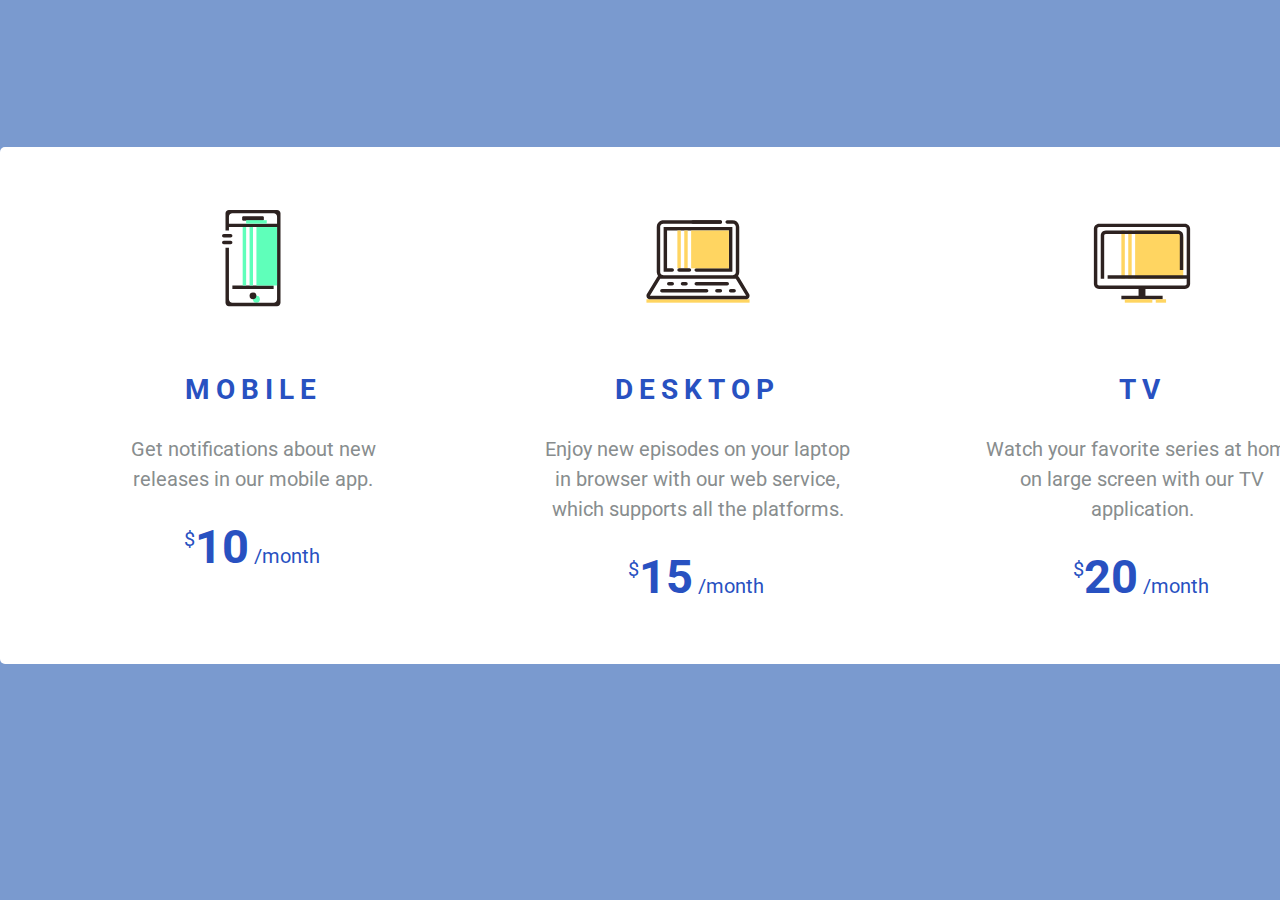
<file: assets/index.html>
<!DOCTYPE html>
<html lang="en">
<head>
  <meta charset="UTF-8">
  <meta name="viewport" content="width=device-width, initial-scale=1.0">
  <meta http-equiv="X-UA-Compatible" content="ie=edge">
  <title>Loop 1 - Step 1</title>
  <link href="https://fonts.googleapis.com/css?family=Roboto:400,500,700" rel="stylesheet">
  <link rel="stylesheet" href="./styles.css" />
</head>
<body>
  <!--
    Welcome to your first asset!

    You could've noticed there is a link to Roboto font in the head.
    You can use it in css by typing font-family: Roboto, sans-serif;
    and you can customize it by using font-weight (400, 500 etc. - numbers in the link tag)

    Good luck and have fun!
  -->
  <main class="subscriptions">
    <ul class="price-list">
      <li class="price-list-item">
        <a href="#" class="price-list-card">   
          <h1>Mobile</h1>
          <img src="img/device.svg" alt="Телефон" class="price-img">
          <p class="price-description">Get notifications about new<br>releases in our mobile app.</p>
          <p class="price-value"><sup>$</sup>10<sub>/month</sub></p>
        </a>
      </li>
      <li class="price-list-item">
        <a href="#" class="price-list-card">
          <h1>Desktop</h1>
          <img src="img/laptop.svg" alt="Телефон" class="price-img">
          <p class="price-description">Enjoy new episodes on your laptop<br>in browser with our web service,<br>which supports all the platforms.<br>
          </p>
          <p class="price-value"><sup>$</sup>15<sub>/month</sub></p>
        </a>
      </li>
      <li class="price-list-item">
        <a href="#" class="price-list-card">  
          <h1>TV</h1>
          <img src="img/monitor.svg" alt="Телевизор" class="price-img">
          <p class="price-description">Watch your favorite series at home<br> on large screen with our TV<br> application.</p>
          <p class="price-value"><sup>$</sup>20<sub>/month</sub></p>
        </a>
      </li>
    </ul>
  </main>
</body>
</html>
</file>
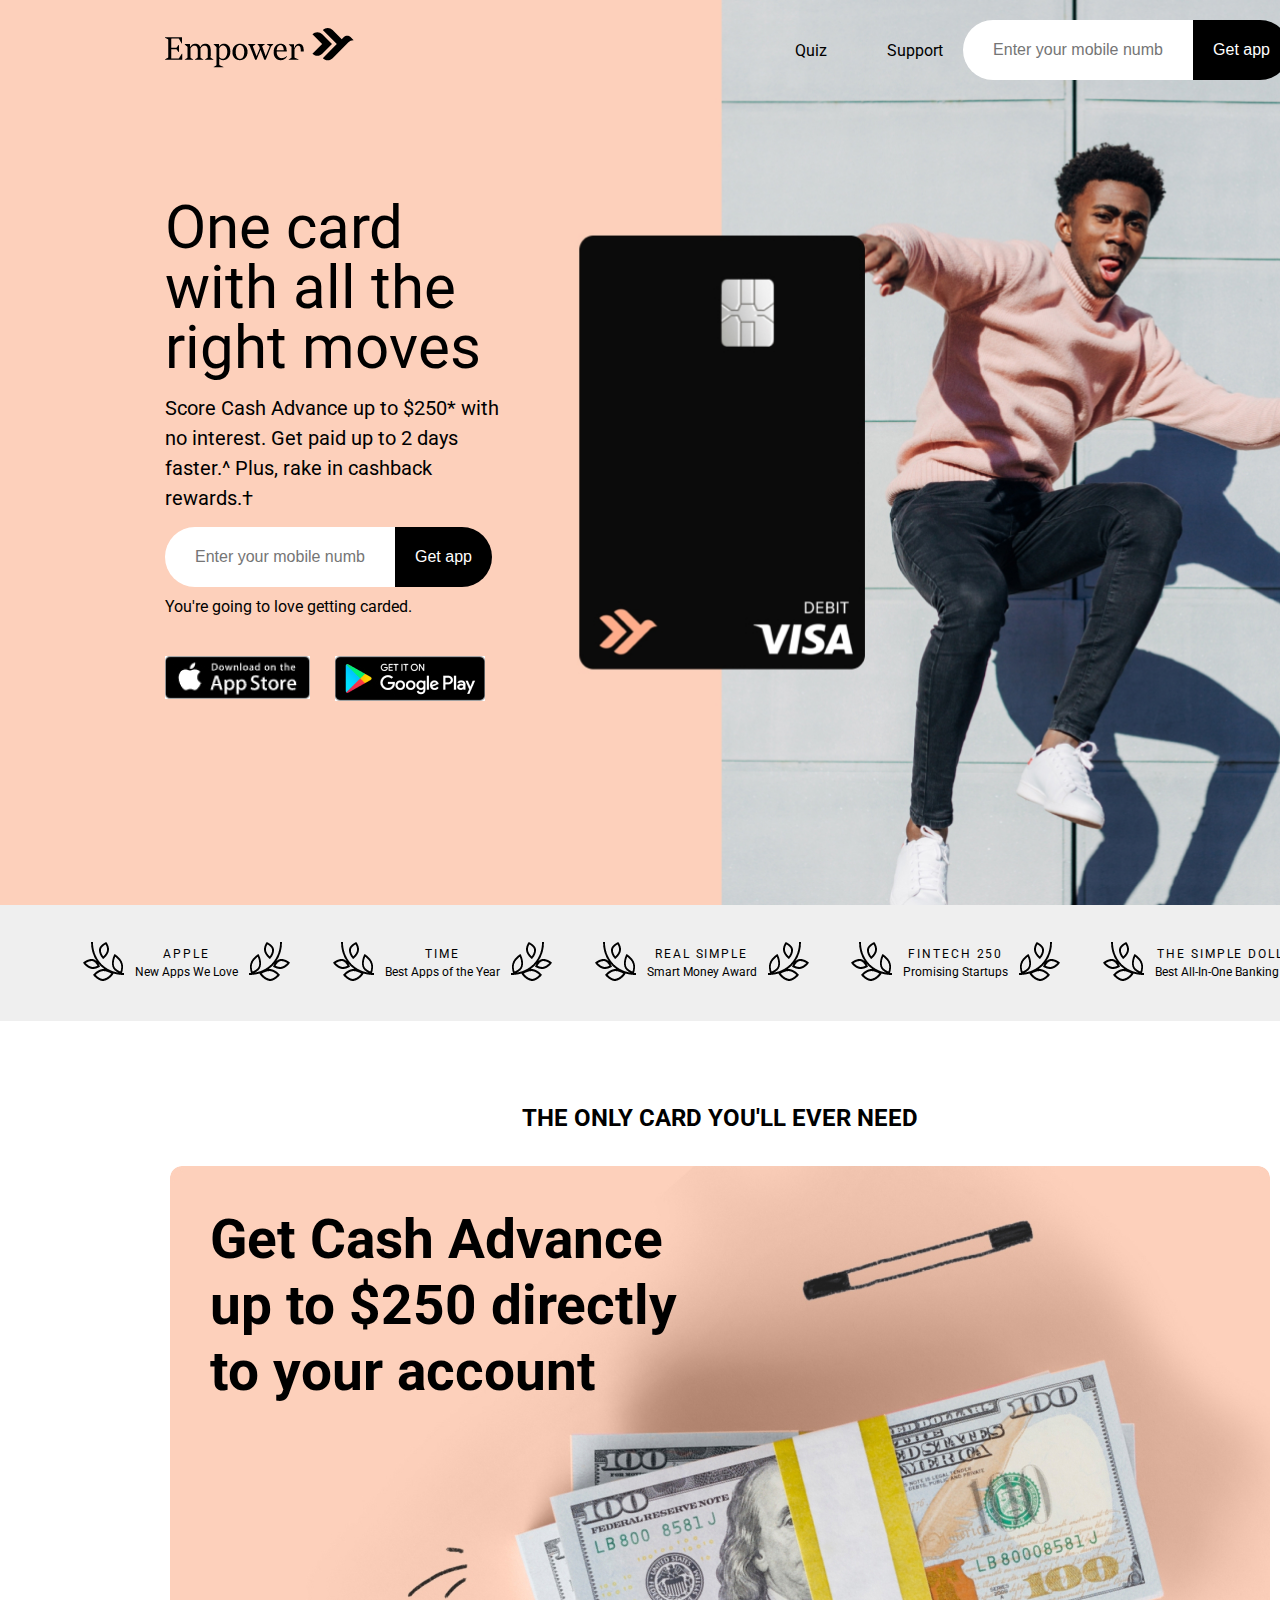
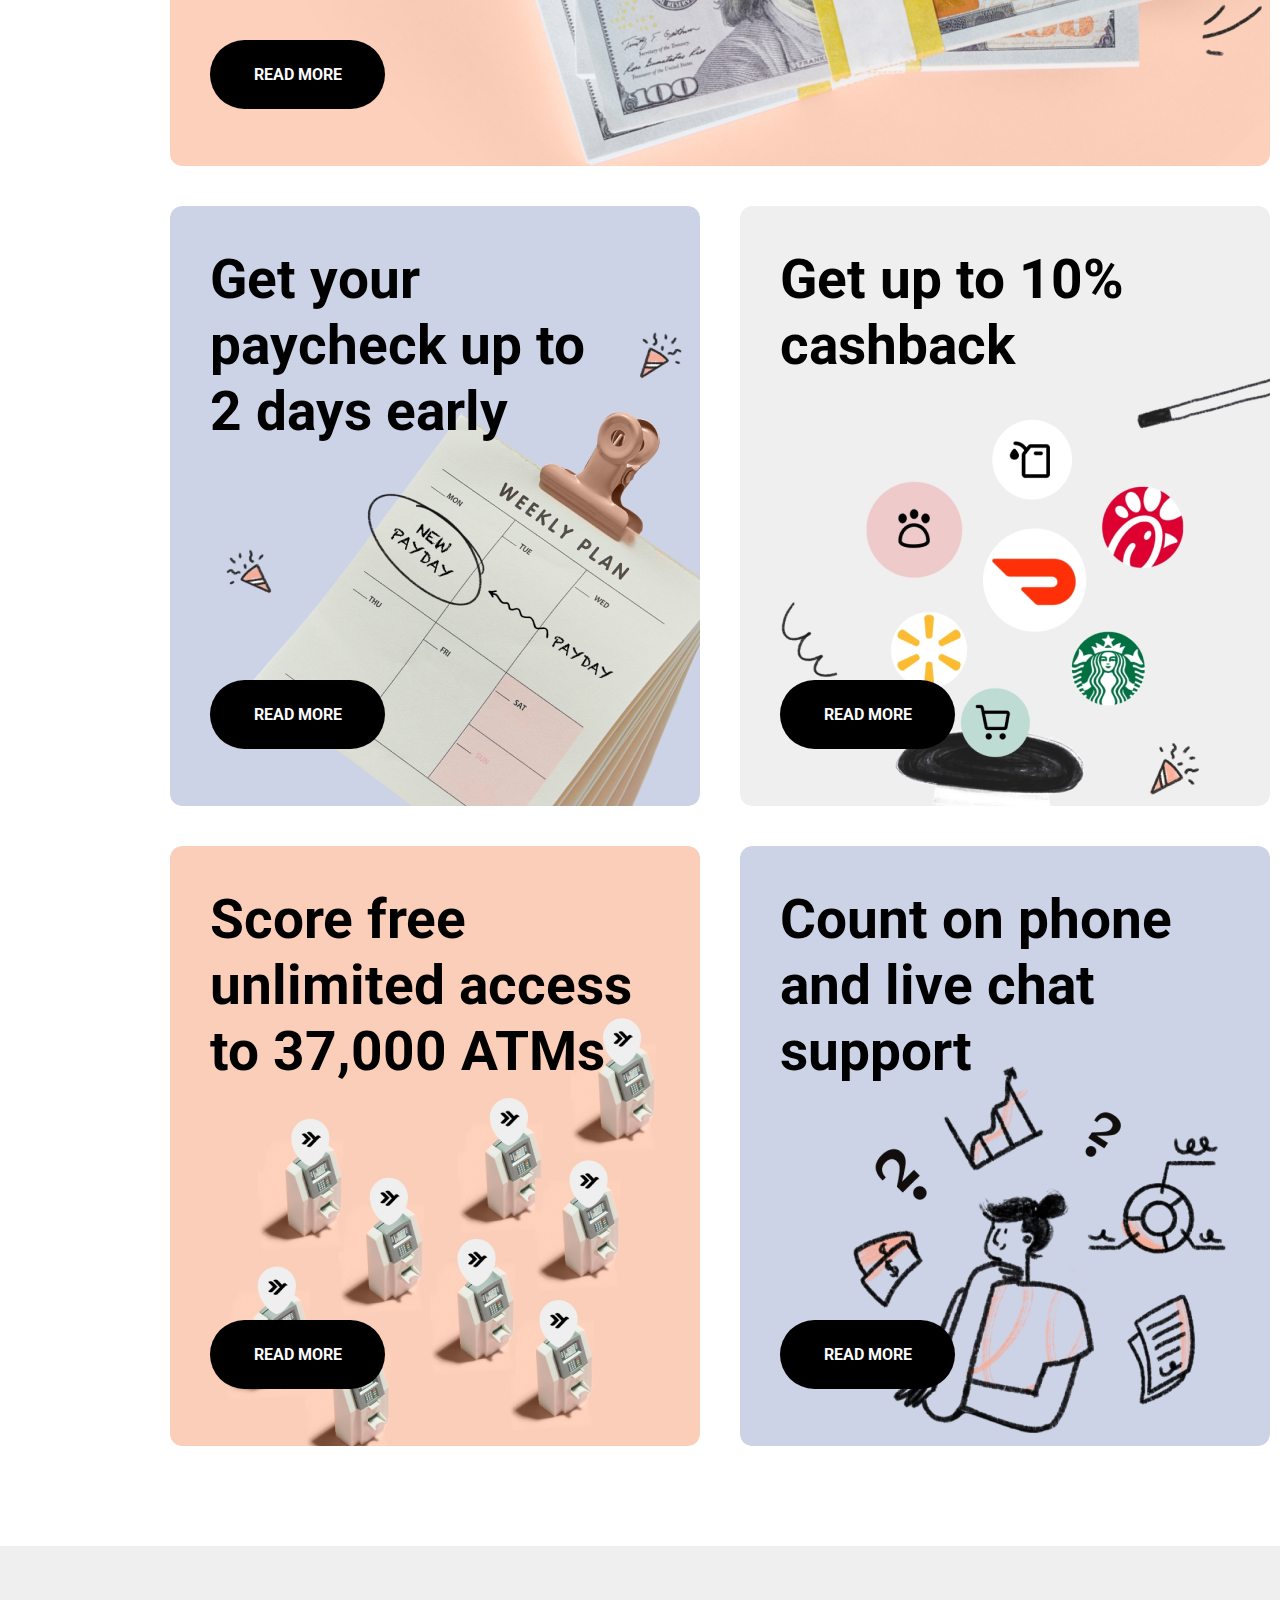
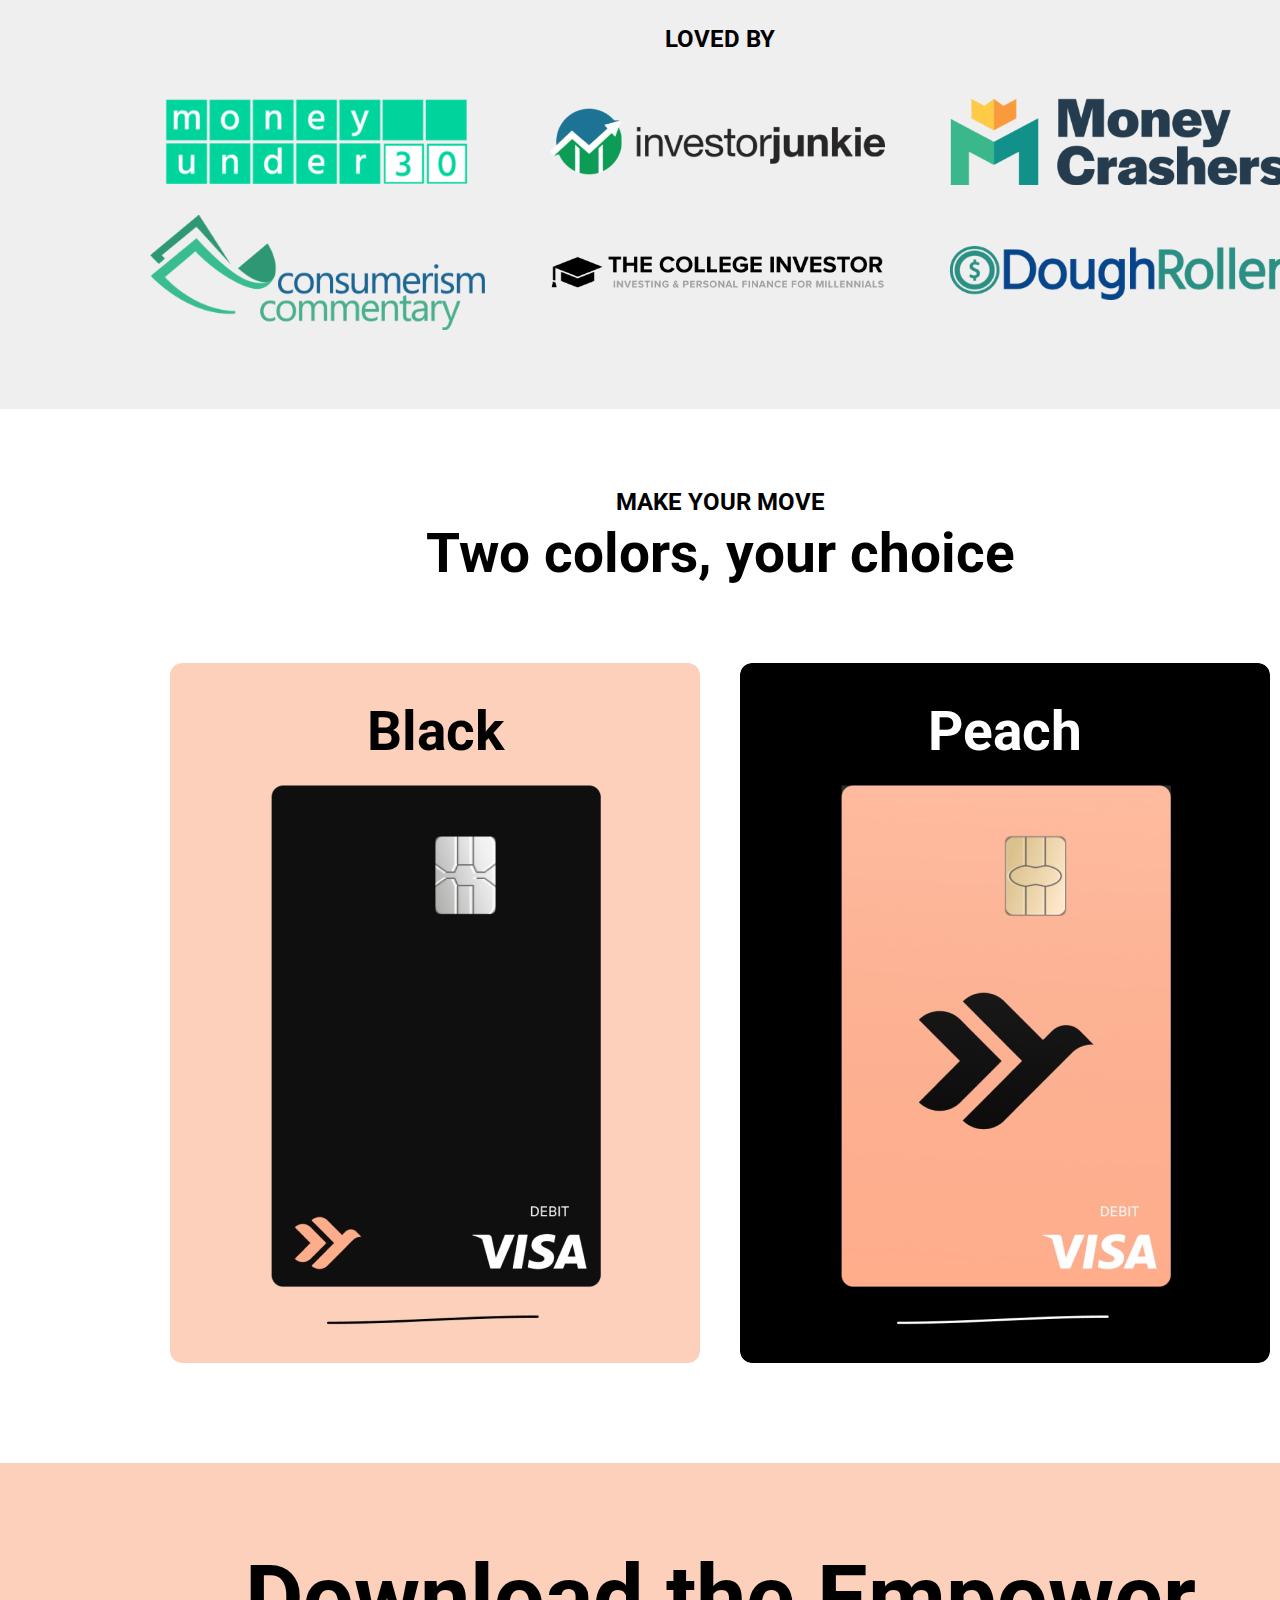
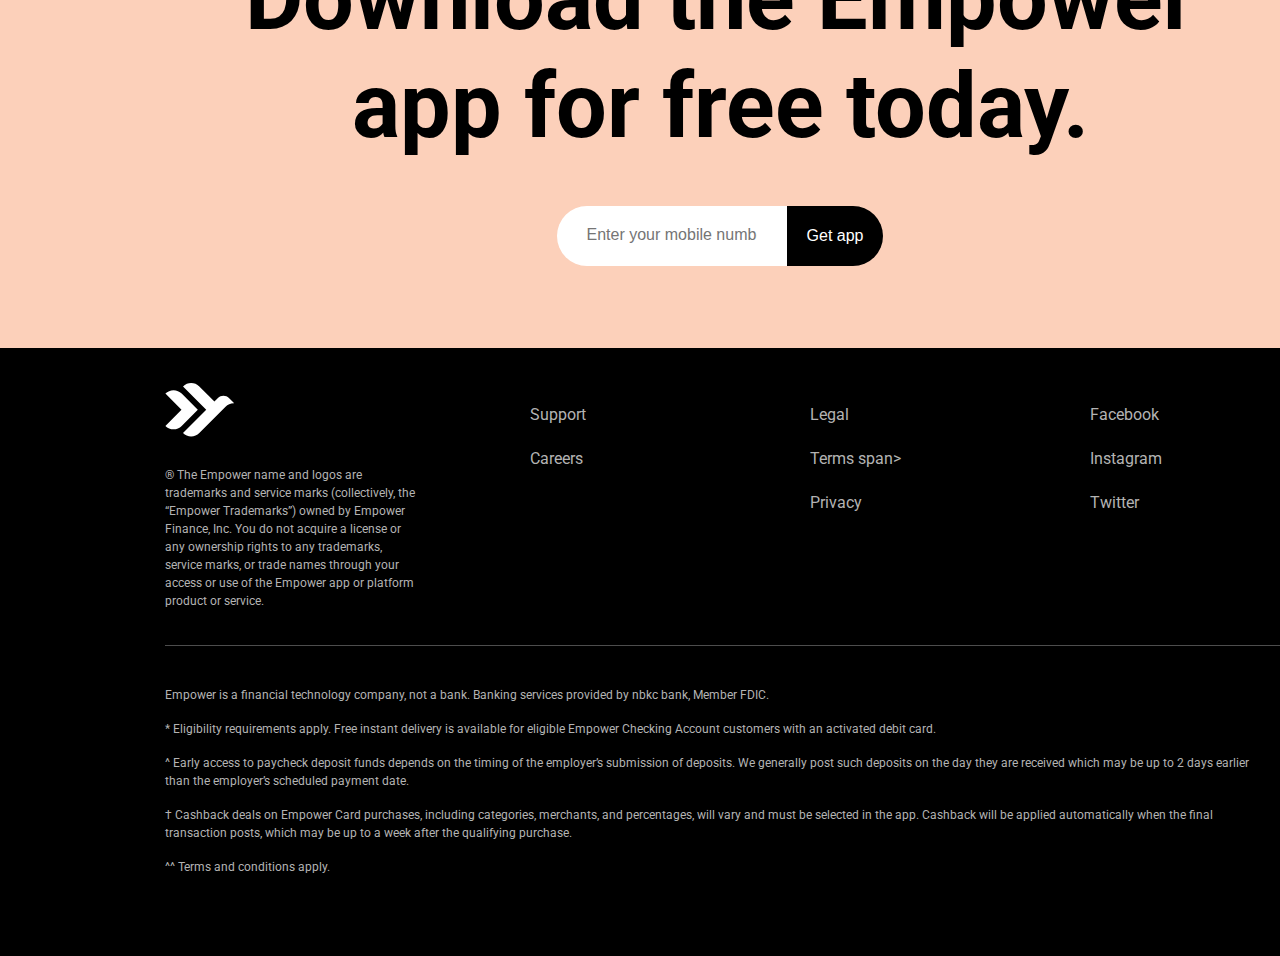
<file: banking-lending/index.html>
<!DOCTYPE html>
<html lang="en">
<head>
    <meta charset="UTF-8">
    <meta name="viewport" content="width=device-width, initial-scale=1.0">
    <title>Empower</title>
    <link rel="preconnect" href="https://fonts.googleapis.com">
    <link rel="preconnect" href="https://fonts.gstatic.com" crossorigin>
    <link href="https://fonts.googleapis.com/css2?family=Roboto:ital,wght@0,100;0,300;0,400;0,500;0,700;0,900;1,100;1,300;1,400;1,500;1,700;1,900&display=swap" rel="stylesheet">
    <link rel="stylesheet" href="styles/styles.css">
</head>
<body>
    <div class="page">
        <header class="header">
            <nav class="nav">
                <a href="#" class="bank-logo">
                    <img src="imgs/full-logo.svg" alt="bank logo" class="bank-logo-logo">
                </a>
                <div class="nav-panel">
                    <a href="#" class="nav-panel__link">
                        Quiz                
                    </a>
                    <a href="#" class="nav-panel__link">
                        Support                
                    </a>
                    <form action="#" method="post" class="get-app-form">
                        <input type="tel" class="get-app-form__input" placeholder="Enter your mobile number">
                        <button class="get-app-form__btn" type="button">
                            <span class="get-app-form__btn-caption">Get app</span>
                        </button>
                    </form>
                </div>
            </nav>
            <div class="header-content">
                <h1 class="header__title">One card with all the right moves</h1>
                <p class="header__description">Score Cash Advance up to $250* with no interest. Get paid up to 2 days faster.^ Plus, rake in cashback rewards.†</p>
                <form action="#" method="post" class="get-app-form">
                    <input type="tel" class="get-app-form__input" placeholder="Enter your mobile number">
                    <button class="get-app-form__btn" type="button">
                        <span class="get-app-form__btn-caption">Get app</span>
                    </button>
                </form>
                <span class="header__caption">You're going to love getting carded.</span>
                <div class="app-download-links">
                    <a href="#" class="app-download-links__link">
                        <img src="imgs/appstore.jpg" alt="appstore">
                    </a>
                    <a href="#" class="app-download-links__link">
                        <img src="imgs/google-play.jpg" alt="google play">
                    </a>
                </div>
            </div>
        </header>
        <main class="main">
            <section class="advantages">
                <ul class="advantages-list">
                    <li class="advantages-list__item">
                        <span class="advantages-list__title">Apple</span>
                        <span class="advantages-list__caption">New Apps We Love</span>
                    </li>
                    <li class="advantages-list__item">
                        <span class="advantages-list__title">Time</span>
                        <span class="advantages-list__caption">Best Apps of the Year</span>
                    </li>
                    <li class="advantages-list__item">
                        <span class="advantages-list__title">Real Simple</span>
                        <span class="advantages-list__caption">Smart Money Award</span>
                    </li>
                    <li class="advantages-list__item">
                        <span class="advantages-list__title">Fintech 250</span>
                        <span class="advantages-list__caption">Promising Startups</span>
                    </li>
                    <li class="advantages-list__item">
                        <span class="advantages-list__title">The Simple Dollar</span>
                        <span class="advantages-list__caption">Best All-In-One Banking Tool</span>
                    </li>
                </ul>
            </section>
            <section class="card-bonuses">
                <h2 class="card-bonuses__title main__title">The only card you'll ever need</h2>
                <div class="bonuses-container">
                    <div class="bonuses-container__item bonuses-container__item--get-cash-background">
                        <h3 class="bonuses-container__title">Get Cash Advance up to $250 directly to your account</h3>
                        <a href="#" class="bonuses-container__btn">
                            <span class="bonuses-container__btn-caption">Read more</span>
                        </a>
                    </div>
                    <div class="bonuses-container__item bonuses-container__item--paycheck-background">
                        <h3 class="bonuses-container__title">Get your paycheck up to 2 days early</h3>
                        <a href="#" class="bonuses-container__btn">
                            <span class="bonuses-container__btn-caption">Read more</span>
                        </a>
                    </div>
                    <div class="bonuses-container__item bonuses-container__item--cashback-background">
                        <h3 class="bonuses-container__title">Get up to 10% cashback</h3>
                        <a href="#" class="bonuses-container__btn">
                            <span class="bonuses-container__btn-caption">Read more</span>
                        </a>
                    </div>
                    <div class="bonuses-container__item bonuses-container__item--atms-background">
                        <h3 class="bonuses-container__title">Score free unlimited access to 37,000 ATMs</h3>
                        <a href="#" class="bonuses-container__btn">
                            <span class="bonuses-container__btn-caption">Read more</span>
                        </a>
                    </div>
                    <div class="bonuses-container__item bonuses-container__item--support-background">
                        <h3 class="bonuses-container__title">Count on phone and live chat support</h3>
                        <a href="#" class="bonuses-container__btn">
                            <span class="bonuses-container__btn-caption">Read more</span>
                        </a>
                    </div>
                </div>
            </section>
            <section class="partner-companies">
                <h2 class="partner-companies__title main__title">Loved by</h2>
                <ul class="partner-companies-list">
                    <li class="partner-companies-list__item">
                        <a href="#" class="partner-companies-list__link">
                            <img src="imgs/money-under-30.png" alt="partner company" class="partner-companies-list__logo">
                        </a>
                    </li>
                    <li class="partner-companies-list__item">
                        <a href="#" class="partner-companies-list__link">
                            <img src="imgs/investor-junk.png" alt="partner company" class="partner-companies-list__logo">
                        </a>
                    </li>
                    <li class="partner-companies-list__item">
                        <a href="#" class="partner-companies-list__link">
                            <img src="imgs/money-crashe.png" alt="partner company" class="partner-companies-list__logo">
                        </a>
                    </li>
                    <li class="partner-companies-list__item">
                        <a href="#" class="partner-companies-list__link">
                            <img src="imgs/consumeris-commentary.png" alt="partner company" class="partner-companies-list__logo">
                        </a>
                    </li>
                    <li class="partner-companies-list__item">
                        <a href="#" class="partner-companies-list__link">
                            <img src="imgs/the-college-invest.png" alt="partner company" class="partner-companies-list__logo">
                        </a>
                    </li>
                    <li class="partner-companies-list__item">
                        <a href="#" class="partner-companies-list__link">
                            <img src="imgs/dough-roll.png" alt="partner company" class="partner-companies-list__logo">
                        </a>
                    </li>
                </ul>
            </section>
            <section class="card-colors">
                <h2 class="card-colors__title main__title">Make your move<span class="card-colors__title--large">Two colors, your choice</span></h2>
                <div class="card-colors-container">
                    <a class="card-colors-container__link card-colors-container__link--black-background ">
                        <h3 class="card-colors-container__title">Black</h3>
                    </a>
                    <a class="card-colors-container__link card-colors-container__link--peach-background">
                        <h3 class="card-colors-container__title">Peach</h3>
                    </a>
                </div>
            </section>
            <footer class="sections-footer">
                <h2 class="sections-footer__title main__title">Download the Empower app for free today.</h2>
                <form action="#" method="post" class="get-app-form get-app-form--align-center">
                    <input type="tel" class="get-app-form__input" placeholder="Enter your mobile number">
                    <button class="get-app-form__btn" type="button">
                        <span class="get-app-form__btn-caption">Get app</span>
                    </button>
                </form>
            </footer>
        </main>
        <footer class="main-footer">
            <div class="footer-content">
                <div class="footer-copyright">
                    <a href="#" class="footer-content-logo">
                        <img src="imgs/logo.svg" alt="empower logo" class="footer-content-logo__img">
                    </a>
                    <div class="footer-container__description">® The Empower name and logos are trademarks and service marks (collectively, the “Empower Trademarks”) owned by Empower Finance, Inc. You do not acquire a license or any ownership rights to any trademarks, service marks, or trade names through your access or use of the Empower app or platform product or service.</div>
                </div>
                <ul class="footer-links-list">
                    <li class="footer-links-list__item">
                        <a href="#" class="footer-links-list__link">
                            Support
                        </a>
                    </li>
                    <li class="footer-links-list__item">
                        <a href="#" class="footer-links-list__link">
                            Legal
                        </a>
                    </li>
                    <li class="footer-links-list__item">
                        <a href="#" class="footer-links-list__link">
                            Facebook
                        </a>
                    </li>
                    <li class="footer-links-list__item">
                        <a href="#" class="footer-links-list__link">
                            Careers
                        </a>
                    </li>
                    <li class="footer-links-list__item">
                        <a href="#" class="footer-links-list__link">
                            Terms span>
                        </a>
                    </li>
                    <li class="footer-links-list__item">
                        <a href="#" class="footer-links-list__link">
                            Instagram
                        </a>
                    </li>
                    <li class="footer-links-list__item">
                        <a href="#" class="footer-links-list__link">
                            Privacy
                        </a>
                    </li>
                    <li class="footer-links-list__item">
                        <a href="#" class="footer-links-list__link">
                            Twitter
                        </a>
                    </li>
                </ul>
            </div>
            <div class="footer-additional">
                <p class="footer-additional__caption">Empower is a financial technology company, not a bank. Banking services provided by nbkc bank, Member FDIC.</p>
                <p class="footer-additional__caption">* Eligibility requirements apply. Free instant delivery is available for eligible Empower Checking Account customers with an activated debit card.</p>
                <p class="footer-additional__caption">^ Early access to paycheck deposit funds depends on the timing of the employer’s submission of deposits. We generally post such deposits on the day they are received which may be up to 2 days earlier than the employer’s scheduled payment date.</p>
                <p class="footer-additional__caption">† Cashback deals on Empower Card purchases, including categories, merchants, and percentages, will vary and must be selected in the app. Cashback will be applied automatically when the final transaction posts, which may be up to a week after the qualifying purchase.</p>
                <p class="footer-additional__caption">^^ Terms and conditions apply.</p>
            </div>
        </footer>
    </div>
</body>
</html>
</file>
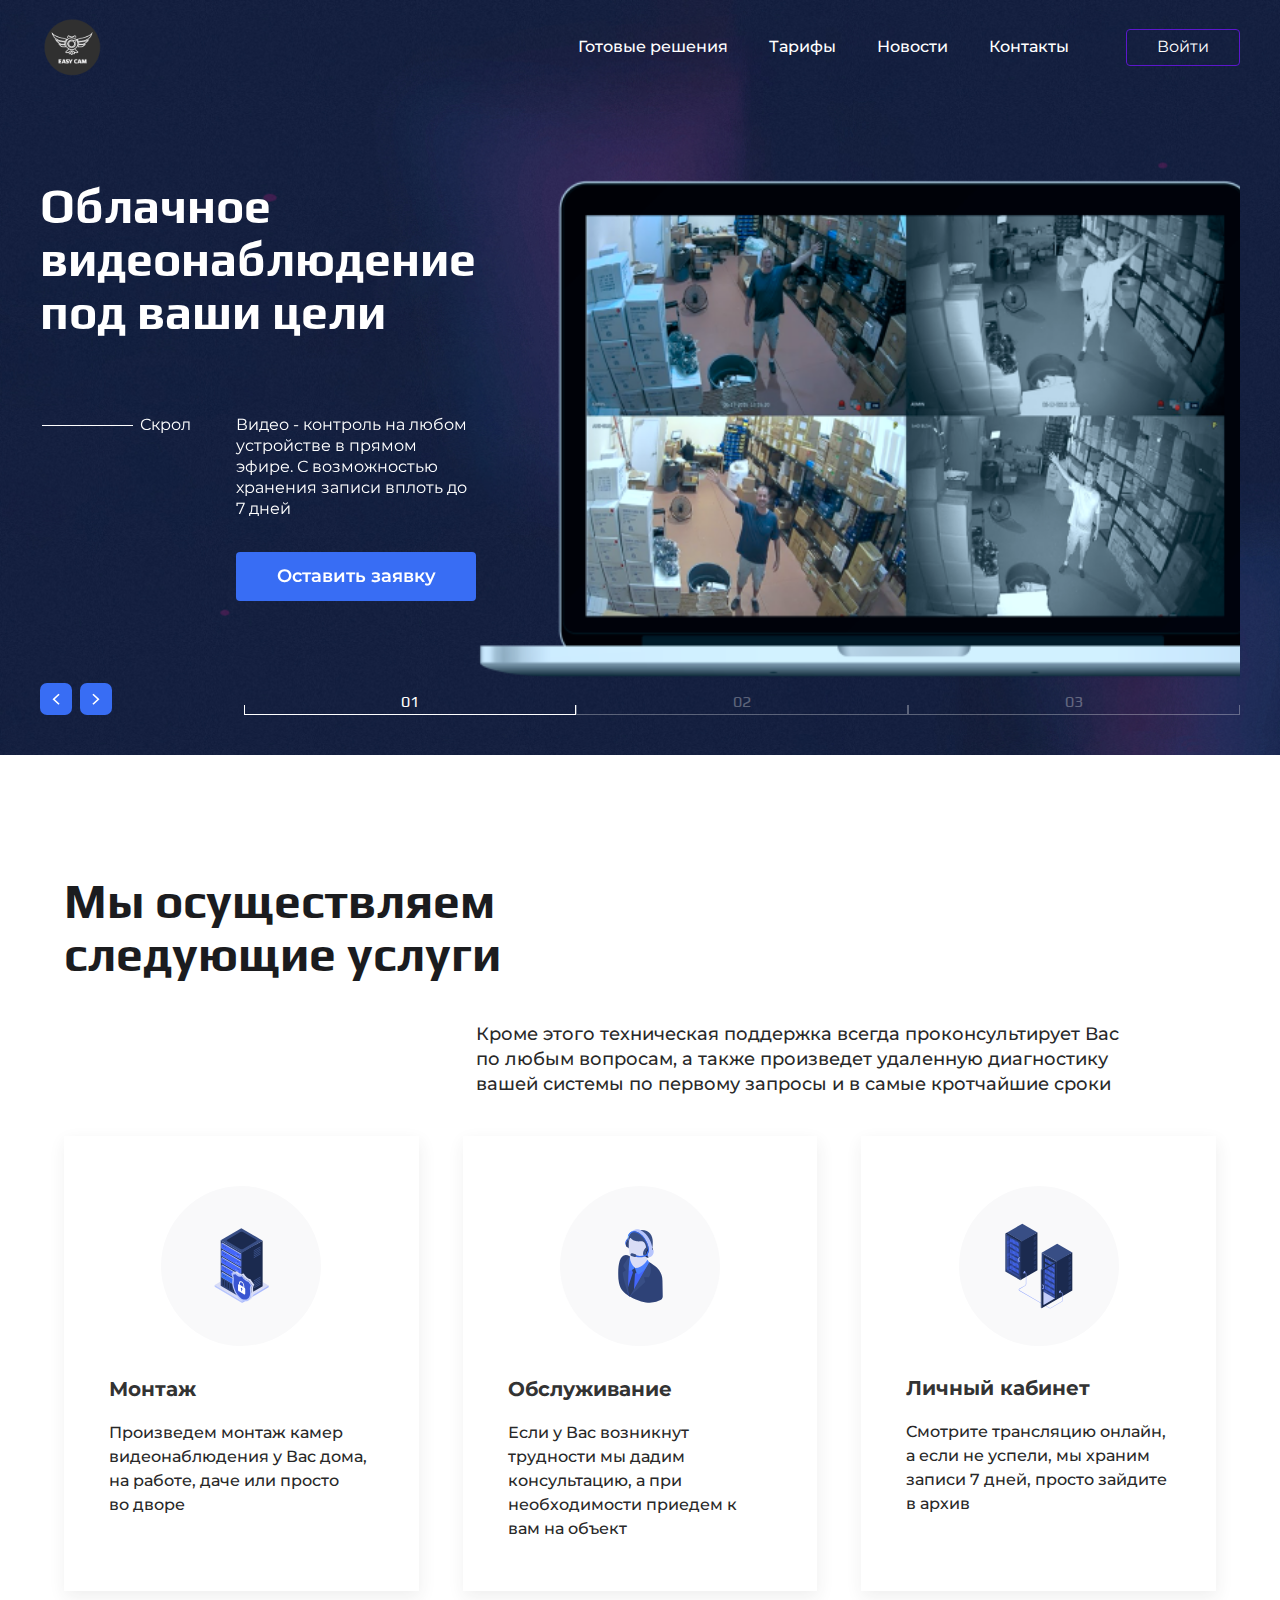
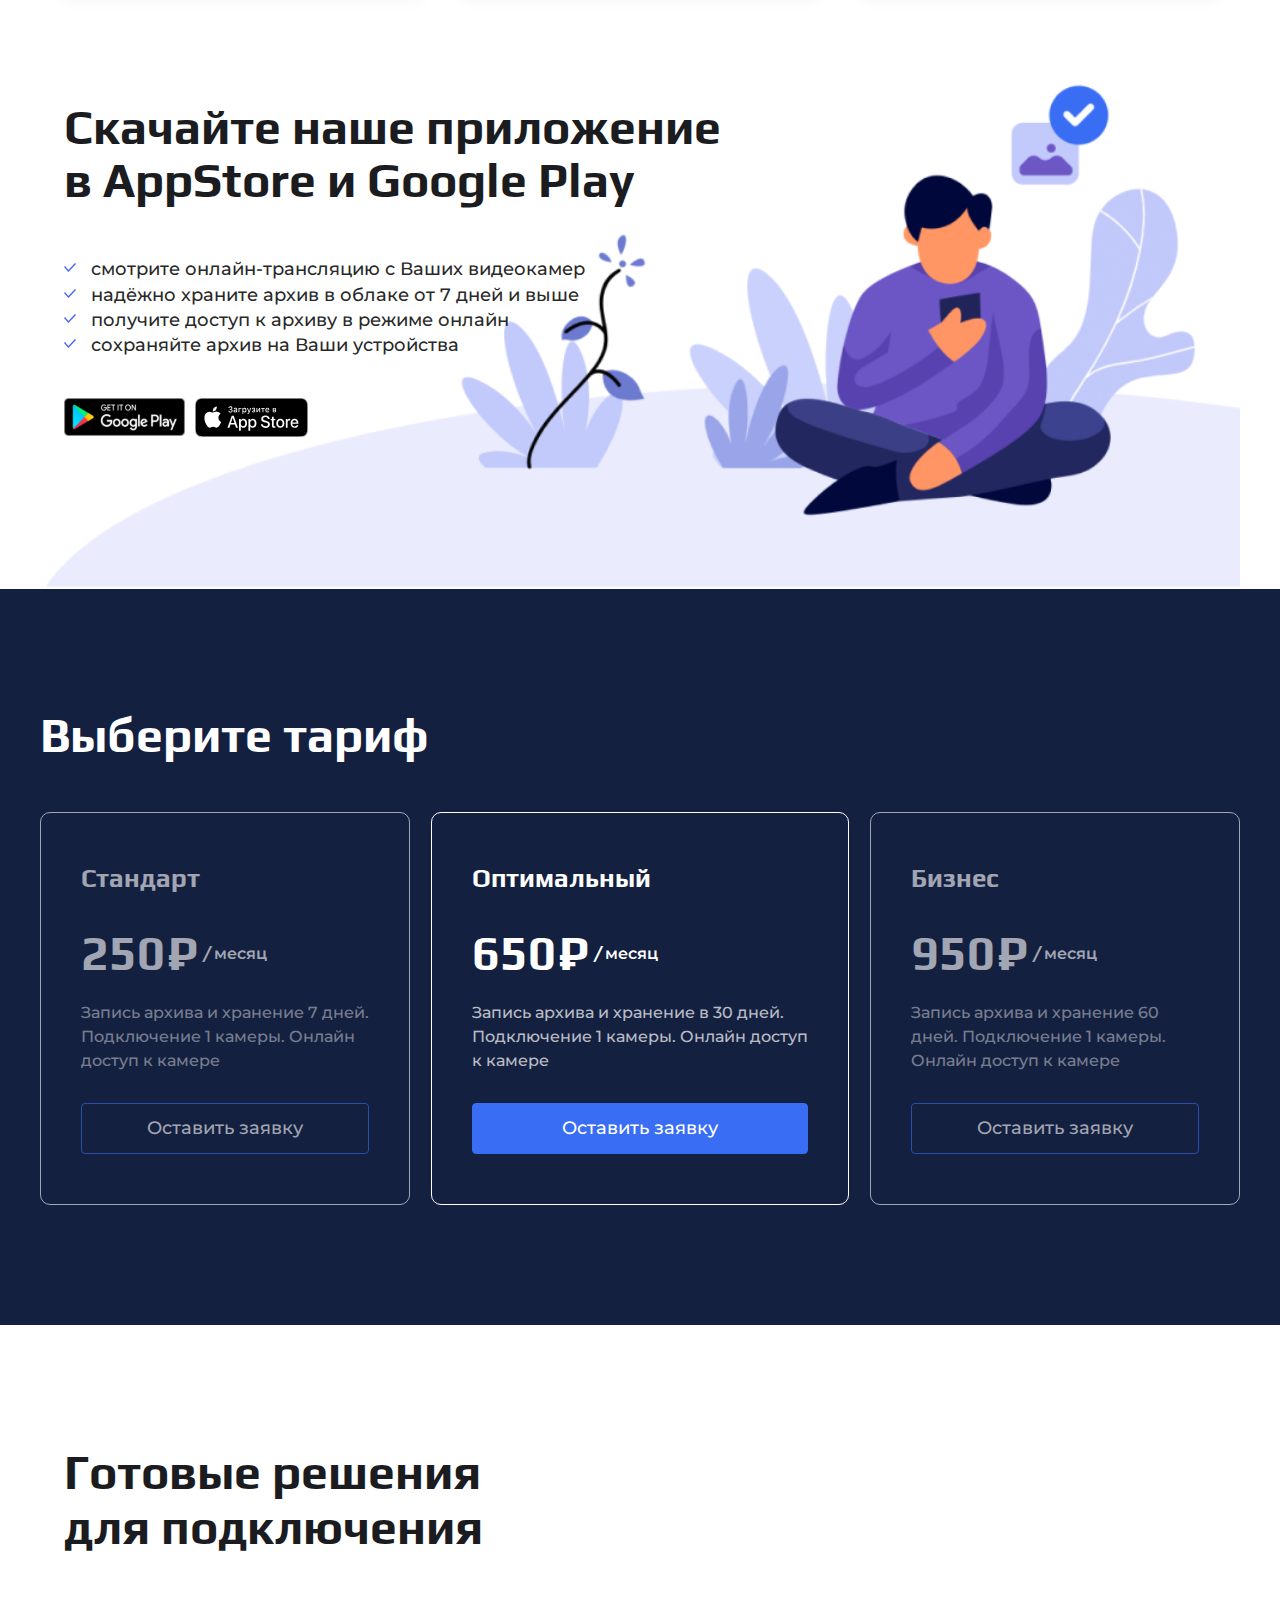
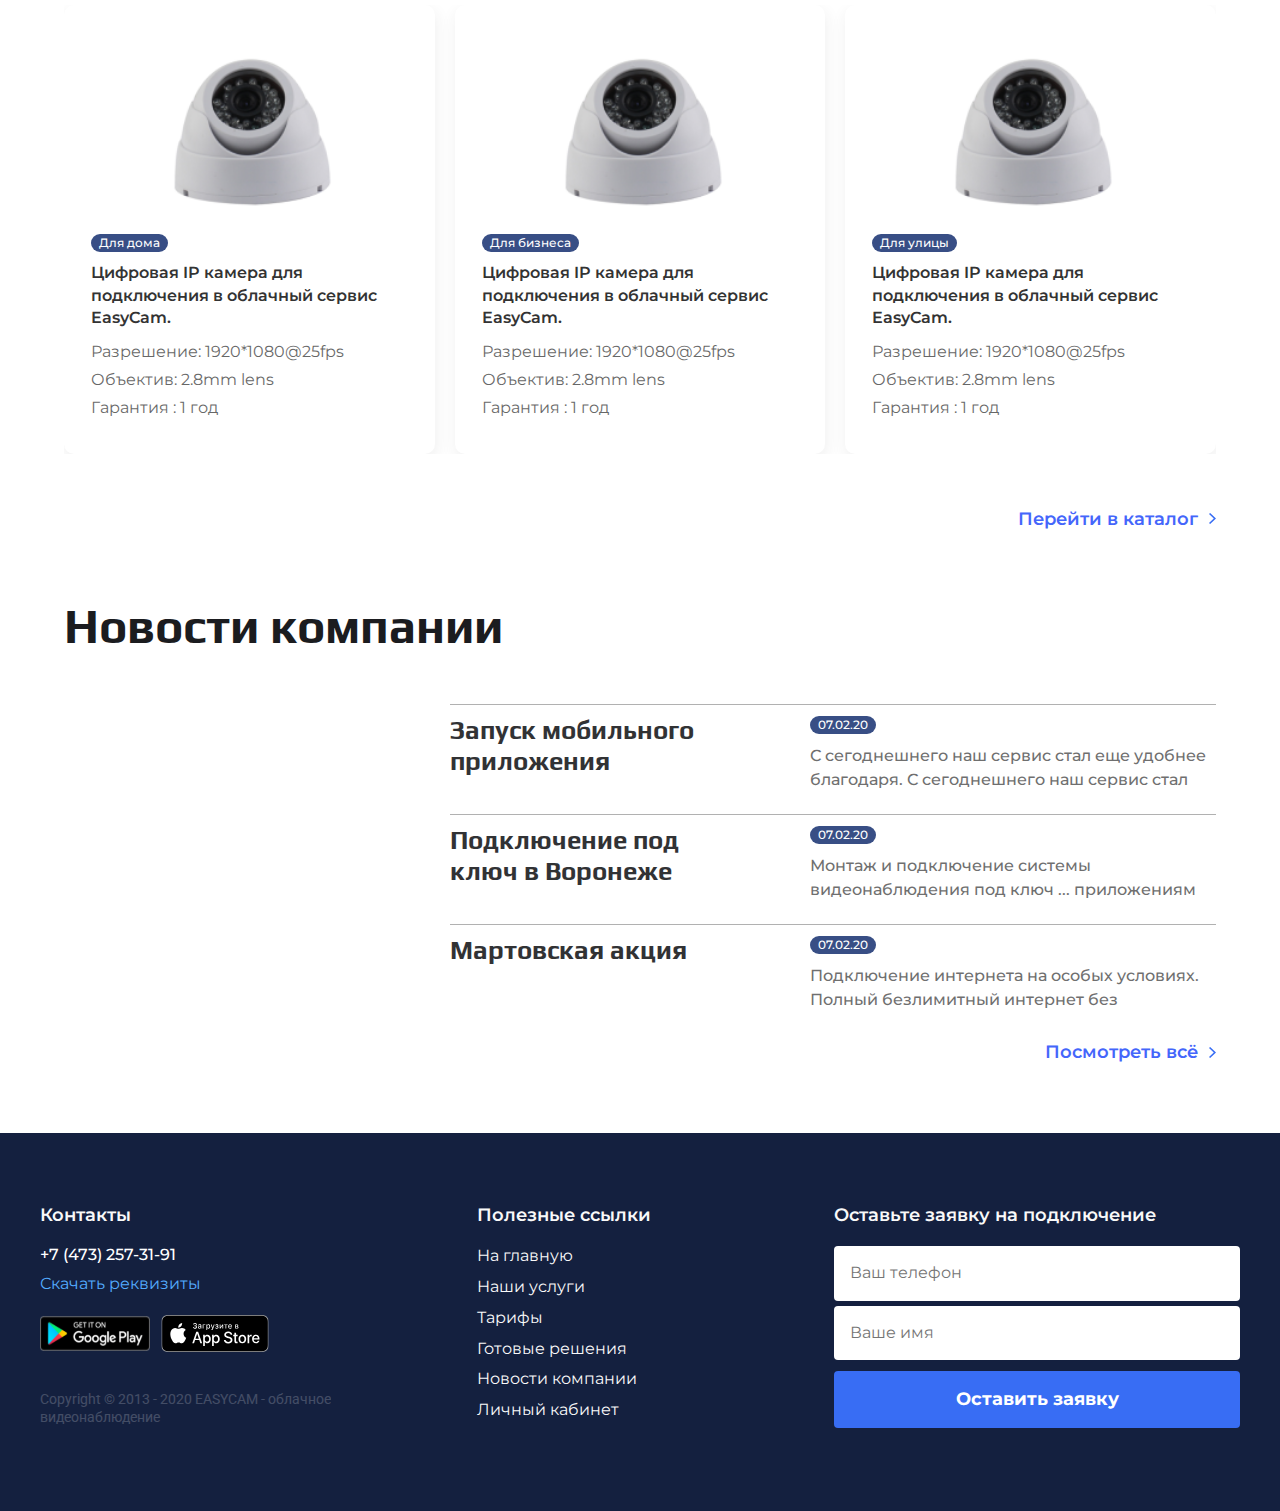
<file: video-surveillance-lending/index.html>
<!DOCTYPE html>
<html lang="ru">
<head>
    <meta charset="UTF-8">
    <meta name="viewport" content="width=device-width, initial-scale=1.0">
    <link rel="preconnect" href="https://fonts.googleapis.com">
    <link rel="preconnect" href="https://fonts.gstatic.com" crossorigin>
    <link href="https://fonts.googleapis.com/css2?family=Lato:ital,wght@0,100;0,300;0,400;0,700;0,900;1,100;1,300;1,400;1,700;1,900&family=Montserrat:ital,wght@0,100..900;1,100..900&family=Play:wght@400;700&family=Roboto:ital,wght@0,100;0,300;0,400;0,500;0,700;0,900;1,100;1,300;1,400;1,500;1,700;1,900&display=swap" rel="stylesheet">
    <link rel="stylesheet" href="css/main.css">
    <link
        rel="stylesheet"
        href="https://cdn.jsdelivr.net/npm/swiper@11/swiper-bundle.min.css"
    />

    <script src="https://cdn.jsdelivr.net/npm/swiper@11/swiper-bundle.min.js"></script>
    <title>Easy cam</title>
</head>
<body>
    <header class="main-header">
        <div class="header-wrapper">
            <nav class="nav">
                <div class="menu-overlay">
                    <div class="main-menu main-menu--open">
                        <svg width="13" height="11" viewBox="0 0 13 11" fill="none" xmlns="http://www.w3.org/2000/svg" class="main-menu__cross" onclick="closeMenu()">
                            <path d="M1.93317 0C2.10996 0 2.27932 0.0711172 2.4031 0.197336L5.7628 3.62304C6.15553 4.02349 6.80074 4.02267 7.19246 3.62124L10.5289 0.202022C10.655 0.0728415 10.8278 0 11.0083 0C11.6004 0 11.9013 0.711723 11.4889 1.13644L8.14061 4.58459C7.76432 4.97211 7.76377 5.58842 8.13938 5.9766L11.8979 9.861C12.3104 10.2873 12.0083 11 11.4151 11C11.2351 11 11.0625 10.9277 10.9363 10.7994L7.19127 6.99419C6.7995 6.59611 6.1576 6.59611 5.76582 6.99419L2.0158 10.8045C1.89274 10.9296 1.72463 11 1.54919 11C0.97042 11 0.676328 10.3041 1.0797 9.88904L4.83916 6.0207C5.21501 5.63397 5.21651 5.01887 4.84254 4.63031L1.45892 1.11465C1.05648 0.6965 1.35282 0 1.93317 0Z" fill="#333333" />
                        </svg>
                        <ul class="menu-list">
                            <li class="menu-list__item">
                                <a href="solutions.html" class="nav-list__link">Готовые решения</a>
                            </li>
                            <li class="menu-list__item">
                                <a href="#tariffs" class="nav-list__link">Тарифы</a>
                            </li>
                            <li class="menu-list__item">
                                <a href="news.html" class="nav-list__link">Новости</a>
                            </li>
                            <li class="menu-list__item">
                                <a href="#contacts" class="nav-list__link">Контакты</a>
                            </li>
                        </ul>
                        <div class="contacts-container">
                            <a href="tel: +74732573191" class="contacts-container__tel-num">+7 (473) 257-31-91</a>
                            <img src="imgs/phone-icon.png" alt="иконка смартфона">                        
                        </div>
                    </div>
                </div>
                <a href="#" class="main-logo">
                    <img src="imgs/easycam-logo.svg" alt="easy cam логотип" class="main-logo__img">
                </a>
                <ul class="nav-list">
                    <li class="nav-list__item">
                        <a href="solutions.html" class="nav-list__link">Готовые решения</a>
                    </li>
                    <li class="nav-list__item">
                        <a href="#tariffs" class="nav-list__link">Тарифы</a>
                    </li>
                    <li class="nav-list__item">
                        <a href="news.html" class="nav-list__link">Новости</a>
                    </li>
                    <li class="nav-list__item">
                        <a href="#contacts" class="nav-list__link">Контакты</a>
                    </li>
                </ul>
                <button class="nav-burger" onclick="openMenu()">
                    <span class="nav-burger__btn"></span>
                </button>
                <a href="#" class="login-btn">Войти</a>
                <a href="#" class="login-icon">
                    <img src="imgs/user.svg" alt="аватар" class="login-icon__img">
                </a>
            </nav>
            <div class="swiper">
                <div class="swiper-wrapper">
                    <div class="header-content swiper-slide">
                        <div class="slide-container">
                            <h1 class="header-content__title">Облачное<br>видеонаблюдение<br>под ваши цели</h1>
                            <img src="imgs/laptop-for-tablet&pc.png" alt="ноутбук" class="header-content__img" width='320'>
                            <div class="description-container">
                                <p class="description-container__description">
                                    Видео - контроль на любом устройстве в прямом эфире. С возможностью хранения записи вплоть до 7 дней
                                </p>
                                <a href="#" class="description-container__link-btn leave-request-btn">
                                    Оставить заявку
                                </a>
                            </div>
                        </div>
                        <div class="header-decorate-img"></div>
                    </div>
                    <div class="header-content swiper-slide">
                        <div class="slide-container">
                            <h1 class="header-content__title">Прост в использовании<br>а трансляция всегда<br>под рукой</h1>
                            <img src="imgs/iphones-for-tablet-pc.png" alt="смартфоны" class="header-content__img" width="260">
                            <div class="description-container">
                                <p class="description-container__description">
                                    Интуитивно понятный интерфейс. Зайдите в личный кабинет и смотри трансляции со всех камер
                                </p>
                                <a href="#" class="description-container__link-btn leave-request-btn">
                                    Оставить заявку
                                </a>
                            </div>
                        </div>
                        <div class="header-decorate-img"></div>
                    </div>
                    <div class="header-content swiper-slide">
                        <div class="slide-container">
                            <h1 class="header-content__title">Просмотр онлайн<br>с любого устройства<br>
                                в любое время</h1>
                            <img src="imgs/devices-for-tablet-pc.png" width="362" alt="девайсы" class="header-content__img">
                            <div class="description-container">
                                <p class="description-container__description">
                                    Доступ из любого места и в любое время ко всем камерам видеонаблюдения в два щелчка
                                </p>
                                <a href="#" class="description-container__link-btn leave-request-btn">
                                    Оставить заявку
                                </a>
                            </div>
                        </div>
                        <div class="header-decorate-img"></div>
                    </div>
                </div>
                <!-- добавить слайды после верстки и оформить свайпер -->
                <div class="swiper-scroll">
                    <div class="btns-container">
                        <button class="btns-container-btn-prev change-button"></button>
                        <button class="btns-container-btn-next change-button"></button>
                    </div>
                    <ul class="swiper-list" thumbSlider="">
                        <li class="swiper-list__item">
                            <button class="swiper-list__btn swiper-list__btn--active"><span class="swiper-list__btn-num">01</span></button>
                        </li>
                        <li class="swiper-list__item">
                            <button class="swiper-list__btn"><span class="swiper-list__btn-num">02</span></button>
                        </li>
                        <li class="swiper-list__item">
                            <button class="swiper-list__btn"><span class="swiper-list__btn-num">03</span></button>
                        </li>
                    </ul>
                </div>
            </div>
        </div>
    </header>
    <main class="main">
        <section class="services" id="services">
                <h2 class="services__title main__title">Мы осуществляем  следующие услуги</h2>
                <p class="services-addition">Кроме этого техническая поддержка всегда проконсультирует Вас по любым вопросам, а также произведет удаленную диагностику вашей системы по первому запросы и в самые кротчайшие сроки</p>
                <ul class="services-list main-grid-template">
                    <li class="services-list-item main-grid-template-item">
                        <div class="services-list-icon">
                            <img src="imgs/assembling.svg" alt="монтаж" class="services-list-icon__img db-img">
                        </div>
                        <h3 class="services-list-item__title">Монтаж</h3>
                        <p class="services-list-item__description">
                            Произведем монтаж камер видеонаблюдения у Вас дома, на работе, даче или просто во дворе 
                        </p>
                    </li>
                    <li class="services-list-item main-grid-template-item">
                        <div class="services-list-icon">
                            <img src="imgs/service.svg" alt="монтаж" class="services-list-icon__img service-person-img">
                        </div>
                        <h3 class="services-list-item__title">Обслуживание</h3>
                        <p class="services-list-item__description">
                            Если у Вас возникнут трудности мы дадим консультацию, а при необходимости приедем к вам на объект
                        </p>
                    </li>
                    <li class="services-list-item main-grid-template-item">
                        <div class="services-list-icon">
                            <img src="imgs/personal-account.svg" alt="монтаж" class="services-list-icon__img account-img">
                        </div>
                        <div class="services-container">
                            <h3 class="services-list-item__title">Личный кабинет</h3>
                            <p class="services-list-item__description">
                                Смотрите трансляцию онлайн, а если не успели, мы храним записи 7 дней, просто зайдите в архив
                            </p>
                        </div>
                    </li>
                </ul>
        </section>
        <section class="download-app">
                <h2 class="download-app__title main__title">Скачайте наше приложение в AppStore и Google Play</h2>
                <ul class="dignities-list">
                    <li class="dignities-list__item">
                        <p class="dignities-list__descrition">cмотрите онлайн-трансляцию с Ваших видеокамер</p>
                    </li>
                    <li class="dignities-list__item">
                        <p class="dignities-list__descrition">надёжно храните архив в облаке от 7 дней и выше</p>
                    </li>
                    <li class="dignities-list__item">
                        <p class="dignities-list__descrition">получите доступ к архиву в режиме онлайн</p>
                    </li>
                    <li class="dignities-list__item">
                        <p class="dignities-list__descrition">сохраняйте архив на Ваши устройства</p>
                    </li>
                </ul>
                <div class="apps-container">
                    <a href="#" class="apps-container__link">
                        <img src="imgs/google-play-badge.svg" alt="гугл плэй" class="apps-container__app-img">
                    </a>
                    <a href="#" class="apps-container__link">
                        <img src="imgs/App_Store_Badge.svg" alt="эп стор" class="apps-container__app-img">
                    </a>
                </div>
        </section>
        <section class="tariffs" id="tariffs">
            <div class="tariffs-container">
                <h2 class="tariffs__title main__title">Выберите тариф </h2>
                <ul class="tariffs-list main-grid-template">
                    <li class="tariffs-list__item main-grid-template-item">
                        <h3 class="tariffs-list__title">Стандарт</h3>
                        <span class="tariffs-price">
                            <span class="tariffs-price__num">250</span> 
                            <span class="tariffs-price__rub">₽</span>
                            <span class="tariffs-price__slash">/</span>
                            <span class="tariffs-price__month">месяц</span>
                        </span>
                        <p class="tariffs-list__description">Запись архива и хранение 7 дней. Подключение 1 камеры. Онлайн доступ к камере</p>
                        <a href='#' class="tariffs-list__btn leave-request-btn">Оставить заявку</a>
                    </li>
                    <li class="tariffs-list__item main-grid-template-item">
                        <h3 class="tariffs-list__title">Оптимальный</h3>
                        <span class="tariffs-price">
                            <span class="tariffs-price__num">650</span> 
                            <span class="tariffs-price__rub">₽</span>
                            <span class="tariffs-price__slash">/</span>
                            <span class="tariffs-price__month">месяц</span>
                        </span>
                        <p class="tariffs-list__description">Запись архива и хранение в 30 дней. Подключение 1 камеры. Онлайн доступ к камере</p>
                        <a href='#' class="tariffs-list__btn leave-request-btn">Оставить заявку</a>
                    </li>
                    <li class="tariffs-list__item main-grid-template-item">
                        <h3 class="tariffs-list__title">Бизнес</h3>
                        <span class="tariffs-price">
                            <span class="tariffs-price__num">950</span> 
                            <span class="tariffs-price__rub">₽</span>
                            <span class="tariffs-price__slash">/</span>
                            <span class="tariffs-price__month">месяц</span>
                        </span>
                        <p class="tariffs-list__description">Запись архива и хранение 60 дней. Подключение 1 камеры. Онлайн доступ к камере</p>
                        <a href='#' class="tariffs-list__btn leave-request-btn">Оставить заявку</a>
                    </li>
                </ul>
            </div>
        </section>
        <section class="solutions" id="solutions">
                <h2 class="solutions__title main__title">Готовые решения для подключения </h2>
                <ul class="solutions-list">
                    <li class="solutions-list__item">
                        <img src="imgs/videocam.png" alt="видеокамера" class="solutions-list__img">
                        <span class="solutions-list__tooltip tooltip">Для дома</span>
                        <h3 class="solutions-list__title">Цифровая IP камера для подключения в облачный сервис EasyCam. </h3>
                        <ul class="addictonals-list">
                            <li class="addictonals-list__item">
                                <span class="addictionals-list__caption">Разрешение: 1920*1080@25fps</span>
                            </li>
                            <li class="addictonals-list__item">
                                <span class="addictionals-list__caption">Объектив: 2.8mm lens
                                </span>
                            </li>
                            <li class="addictonals-list__item">
                                <span class="addictionals-list__caption">Гарантия : 1 год </span>
                            </li>
                        </ul>
                    </li>
                    <li class="solutions-list__item">
                        <img src="imgs/videocam.png" alt="видеокамера" class="solutions-list__img">
                        <span class="solutions-list__tooltip tooltip">Для бизнеса</span>
                        <h3 class="solutions-list__title">Цифровая IP камера для подключения в облачный сервис EasyCam. </h3>
                        <ul class="addictonals-list">
                            <li class="addictonals-list__item">
                                <span class="addictionals-list__caption">Разрешение: 1920*1080@25fps</span>
                            </li>
                            <li class="addictonals-list__item">
                                <span class="addictionals-list__caption">Объектив: 2.8mm lens
                                </span>
                            </li>
                            <li class="addictonals-list__item">
                                <span class="addictionals-list__caption">Гарантия : 1 год </span>
                            </li>
                        </ul>
                    </li>
                    <li class="solutions-list__item">
                        <img src="imgs/videocam.png" alt="видеокамера" class="solutions-list__img">
                        <span class="solutions-list__tooltip tooltip">Для улицы</span>
                        <h3 class="solutions-list__title">Цифровая IP камера для подключения в облачный сервис EasyCam. </h3>
                        <ul class="addictonals-list">
                            <li class="addictonals-list__item">
                                <span class="addictionals-list__caption">Разрешение: 1920*1080@25fps</span>
                            </li>
                            <li class="addictonals-list__item">
                                <span class="addictionals-list__caption">Объектив: 2.8mm lens
                                </span>
                            </li>
                            <li class="addictonals-list__item">
                                <span class="addictionals-list__caption">Гарантия : 1 год </span>
                            </li>
                        </ul>
                    </li>
                </ul>
                <a href="solutions.html" class="see-all-link">
                    <span class="see-all-link__caption">Перейти в каталог</span>
                    <img src="imgs/forward-arrow.svg" alt="стрелка вперед" class="see-all-link__img">
                </a>
        </section>
        <section class="news" id="news">
                <h2 class="news__title main__title">Новости компании</h2>
                <ul class="news-list">
                    <li class="news-list__item">
                        <h3 class="news-list__title">Запуск мобильного приложения</h3>
                        <div class="news-list-container">
                            <time datetime="2020-02-07" class="news-list__tooltip tooltip">07.02.20</time>
                            <p class="news-list__description">С сегоднешнего наш сервис стал еще удобнее благодаря. С сегоднешнего наш сервис стал еще удобнее благодаря приложениям для iOS и Android. Приложение актуально для действующих, зарегистрированых клиентов. Для подключение ваших камер, оставите заявку. 
                                Так же вы можете воспользоватся демо кабинетом, для оценки сервиса и приложений. Для этого просто свяжитесь с нами.
                                Фунционал приложения:  1. Воспроизведение назад в режиме архива. 2. Быстрая перемотка в +/- 10 сек. по двойному нажатию по экрану...</p>
                        </div>
                    </li>
                    <li class="news-list__item">
                        <h3 class="news-list__title">Подключение под ключ в Воронеже</h3>
                        <div class="news-list-container">
                            <time datetime="2020-02-07" class="news-list__tooltip tooltip">07.02.20</time>
                            <p class="news-list__description">Монтаж и подключение системы видеонаблюдения под ключ ... приложениям для iOS и Android. Приложение актуально для действующих, зарегистрированых клиентов. Для подключение ваших камер, оставите заявку. 
                                Так же вы можете воспользоватся демо кабинетом, для оценки сервиса и приложений. Для этого просто свяжитесь с нами.
                                Фунционал приложения:  1. Воспроизведение назад в режиме архива. 2. Быстрая перемотка в +/- 10 сек. по двойному нажатию по экрану...</p>
                        </div>
                    </li>
                    <li class="news-list__item">
                        <h3 class="news-list__title">Мартовская акция</h3>
                        <div class="news-list-container">
                            <time datetime="2020-02-07" class="news-list__tooltip tooltip">07.02.20</time>
                            <p class="news-list__description">Подключение интернета на особых условиях. Полный безлимитный интернет без ограничений. Разрабочик, это макс длина строки ... приложениям для iOS и Android. Приложение актуально для действующих, зарегистрированых клиентов. Для подключение ваших камер, оставите заявку. 
                                Так же вы можете воспользоватся демо кабинетом, для оценки сервиса и приложений. Для этого просто свяжитесь с нами.
                                Фунционал приложения:  1. Воспроизведение назад в режиме архива. 2. Быстрая перемотка в +/- 10 сек. по двойному нажатию по экрану...</p>
                        </div>
                    </li>
                </ul>
                <a href="news.html" class="see-all-link">
                    <span class="see-all-link__caption">Посмотреть всё</span>
                    <img src="imgs/forward-arrow.svg" alt="стрелка вперед" class="see-all-link__img">
                </a>
        </section>
    </main>
    <footer class="main-footer">
        <div class="main-footer-container">
            <div class="useful-links">
                <h2 class="useful-links__title footer-title">Полезные ссылки</h2>
                <div class="useful-links-container">
                    <a href="#" class="useful-links-containter__link">На главную</a>
                    <a href="#services" class="useful-links-containter__link">Наши услуги</a>
                    <a href="#tariffs" class="useful-links-containter__link">Тарифы</a>
                    <a href="solutions.html" class="useful-links-containter__link">Готовые решения</a>
                    <a href="news.html" class="useful-links-containter__link">Новости компании</a>
                    <a href="#" class="useful-links-containter__link">Личный кабинет</a>                
                </div>
            </div>
            <div class="contacts" id="contacts">
                <h2 class="contacts__title footer-title">Контакты</h2>
                <a href="tel: +74732573191" class="contacts__tel-num">+7 (473) 257-31-91</a>
                <a href="#" download class="contacts__download-link">Скачать реквизиты</a>
                <div class="apps-container footer-apps-container">
                    <a href="#" class="apps-container__link footer-apps-container__link">
                        <img src="imgs/google-play-badge.svg" alt="гугл плэй" class="apps-container__app-img footer-apps-container__app-img">
                    </a>
                    <a href="#" class="apps-container__link footer-apps-container__link">
                        <img src="imgs/App_Store_Badge.svg" alt="эп стор" class="apps-container__app-img footer-apps-container__app-img">
                    </a>
                </div>
                <div class="copyright">
                    <span class="copyright__caption">Copyright  ©  2013 - 2020 EASYCAM - облачное видеонаблюдение</span>
                </div>
            </div>
            <div class="connection-request">
                <h2 class="connection-request__title footer-title">Оставьте заявку на подключение</h2>
                <form action="post" class="request-form">
                    <input type="tel" class="request-form__tel-input request-form__input" placeholder="Ваш телефон">
                    <input type="text" class="request-form__name-input request-form__input" placeholder="Ваше имя">
                    <button class="request-form__btn">Оставить заявку</button>
                </form>
            </div>
        </div>
    </footer>
    <script src="js/script.js"></script>
    <script src="js/menu.js"></script>
    <script src="js/swiper.js"></script>
</body>
</html>
</file>
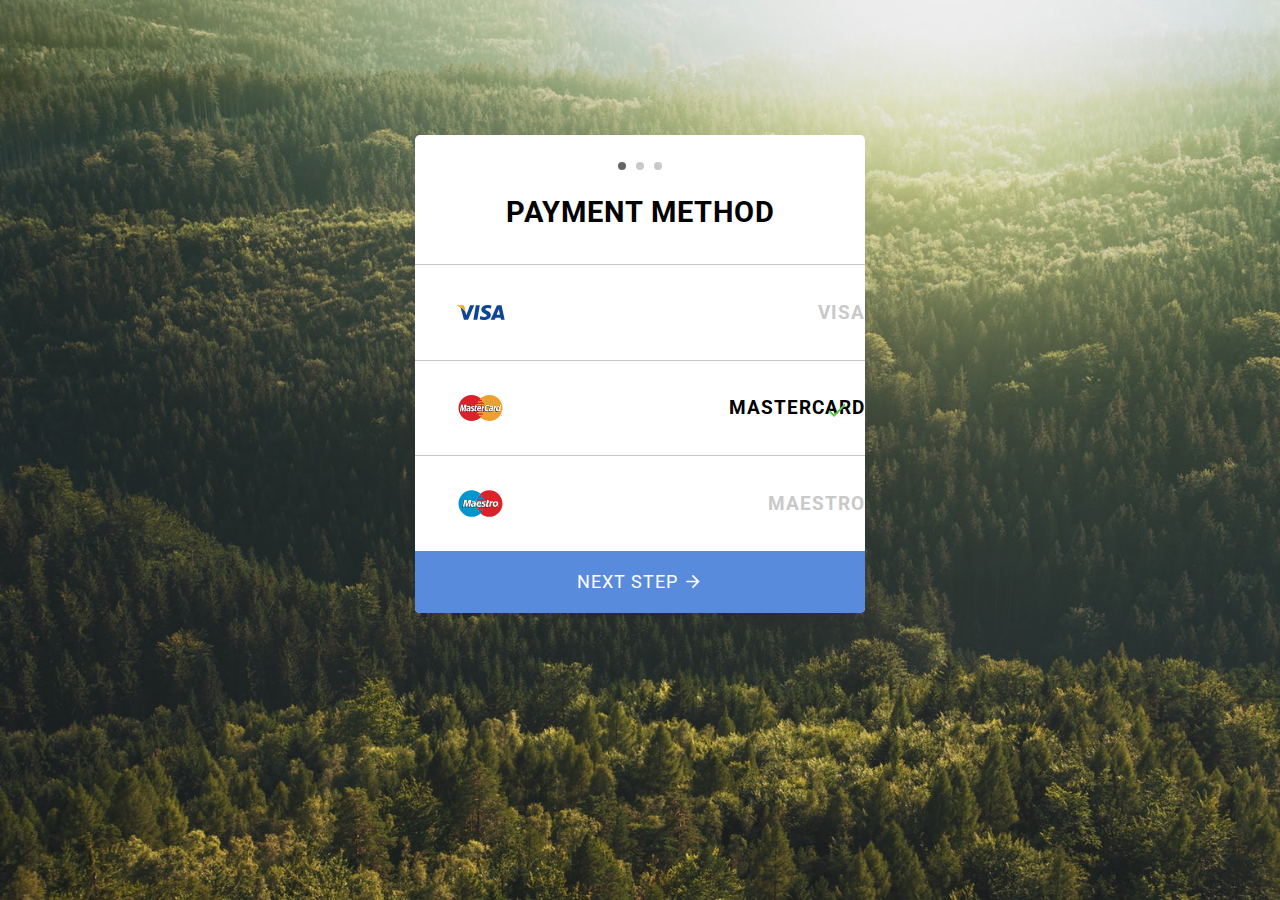
<file: frontloops/task 2/index.html>
<!DOCTYPE html>
<html lang="en">
<head>
  <meta charset="UTF-8">
  <meta name="viewport" content="width=device-width, initial-scale=1.0">
  <meta http-equiv="X-UA-Compatible" content="ie=edge">
  <title>Loop 1 - Step 2</title>
  <link href="https://fonts.googleapis.com/css?family=Roboto:400,500,700" rel="stylesheet">
  <link rel="stylesheet" href="./styles.css"/>
</head>
<body>
  <main>
    <h1>Payment method</h1>
    <div class="bullets-list">
        <div class="bullets-list-item bullets-list-item_active"></div>
        <div class="bullets-list-item"></div>
        <div class="bullets-list-item"></div> 
    </div>
    <ul class="payment-list">
      <li class="payment-list-item">
        <h2>Visa</h2>
        <img src="img/visa.svg" alt="Логотип визы" class="payment-logo">
      </li>
      <li class="payment-list-item payment-list-item_active">
        <h2>Mastercard</h2>
        <img src="img/mastercard.svg" alt="Логотип мастеркарда" class="payment-logo">
      </li>
      <li class="payment-list-item">
        <h2>Maestro</h2>
        <img src="img/maestro.svg" alt="Логотип маестро" class="payment-logo">
      </li>
      <a href="#" class="payment-button">
        <div class="payment-button-container">
          <span class="payment-button-title">Next step</span>
          <img src="img/arrow.svg" alt="Стрелка" class="payment-button-arrow">
        </div>
      </a>
    </ul>
  </main>
</body>
</html>
</file>
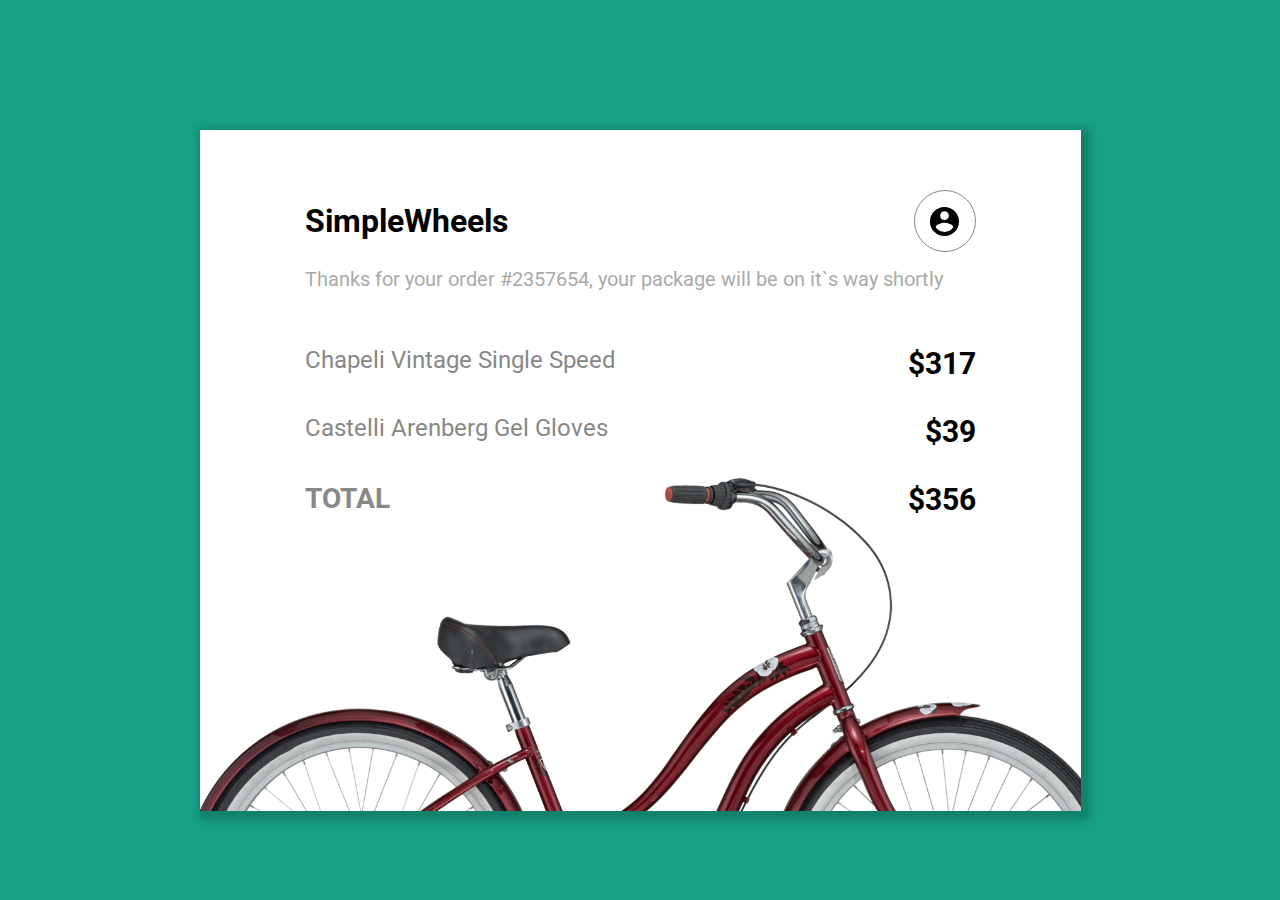
<file: frontloops/task 3/index.html>
<!DOCTYPE html>
<html lang="en">
<head>
  <meta charset="UTF-8">
  <meta name="viewport" content="width=device-width, initial-scale=1.0">
  <meta http-equiv="X-UA-Compatible" content="ie=edge">
  <title>Loop 1 - Step 3</title>
  <link href="https://fonts.googleapis.com/css?family=Roboto:400,500,700" rel="stylesheet">
  <link rel="stylesheet" href="./styles.css" />
</head>
<body>
  <main>
    <div class="title-container">
      <h1 class="main-title">
          SimpleWheels
      </h1>
      <a href="#" class="account-button">
        <img src="./img/account.svg" alt="" class="account-button__img">
      </a>
    </div>
    <p class="purchase-description">
      Thanks for your order #2357654, your package will be on it`s way shortly
    </p>
    <ul class="price-list">
      <li class="price-list-item">
        <p class="price-list-item__description">Chapeli Vintage Single Speed</p>
        <span class="price-list-item__price_bold">$317</span>
      </li>
      <li class="price-list-item">
        <p class="price-list-item__description">Castelli Arenberg Gel Gloves</p>
        <span class="price-list-item__price_bold">$39</span>
      </li>
      <li class="price-list-item">
        <p class="price-list-item__description price-list-item__description_uppercase">Total</p>
        <span class="price-list-item__price_bold">$356</span>
      </li>
    </ul>
  </main>
</body>
</html>
</file>
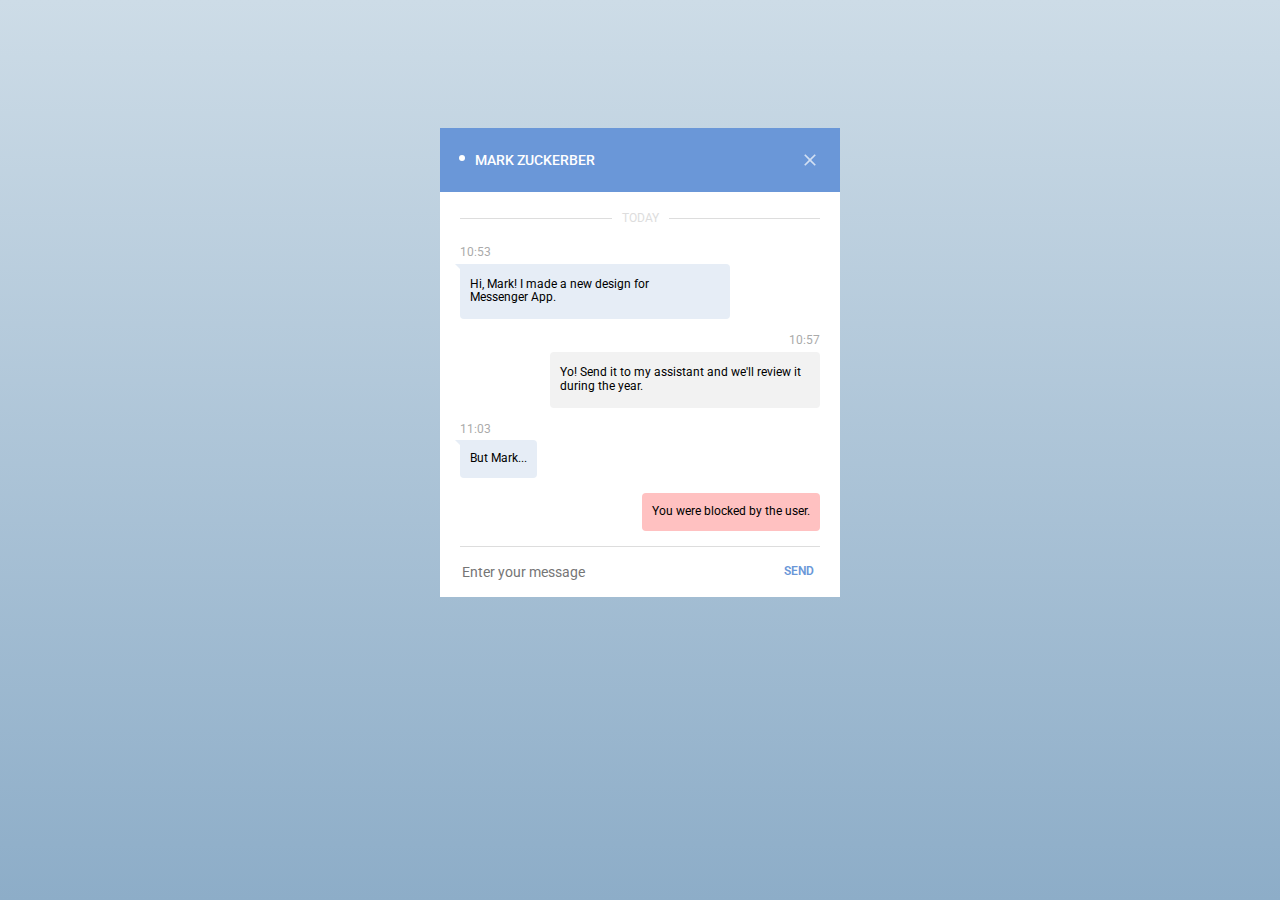
<file: frontloops/task 4/index.html>
<!DOCTYPE html>
<html lang="en">
<head>
  <meta charset="UTF-8">
  <meta name="viewport" content="width=device-width, initial-scale=1.0">
  <meta http-equiv="X-UA-Compatible" content="ie=edge">
  <title>Loop 1 - Step 4</title>
  <link rel="stylesheet" href="normalize.css">
  <link href="https://fonts.googleapis.com/css?family=Roboto:400,500,700" rel="stylesheet">
  <link rel="stylesheet" href="./styles.css" />
  <link rel="preconnect" href="https://fonts.googleapis.com">
  <link rel="preconnect" href="https://fonts.gstatic.com" crossorigin>
  <link href="https://fonts.googleapis.com/css2?family=Roboto&display=swap" rel="stylesheet">
</head>
<body>
  <div class="messenger">
    <header class="header">
        <h1 class="header__title--uppercase">Mark Zuckerber</h1>
        <button class="header__close-btn">
        </button>
    </header>
    <main>
      <div class="date">
        <div class="date__line"></div>
        <span class="date__day">Today</span>
        <div class="date__line"></div>
      </div>
      <div class="messages">
        <div class="messages__item">
          <time class='messages__time' datetime="2024-06-29 10:53:00">10:53</time>
          <div class="message-box">
            <p class="message-box__content">
              Hi, Mark! I made a new design for Messenger App.
            </p>
          </div>
        </div>
        <div class="messages__item own">
          <time class='messages__time' datetime="2024-06-29 10:57:00">10:57</time>
          <div class="message-box">
            <p class="message-box__content">
              Yo! Send it to my assistant and we'll review it during the year.
            </p>
          </div>
        </div>
        <div class="messages__item">
          <time class='messages__time' datetime="2024-06-29 11:08:00">11:03</time>
          <div class="message-box">
            <p class="message-box__content">
              But Mark...
            </p>
          </div>
        </div>
        <div class="messages__item messages__item--blocked own">
          <div class="message-box">
            <p class="message-box__content">
              You were blocked by the user.
            </p>
          </div>
        </div>
      </div>
      <div class="messages__line"></div>
      <form action="" method="" class="new-message">
        <textarea name="" id="" class="new-message__area" placeholder="Enter your message"></textarea>
        <button class="new-message__send-button">Send</button>
      </form>
    </main>
  </div>
</body>
</html>
</file>
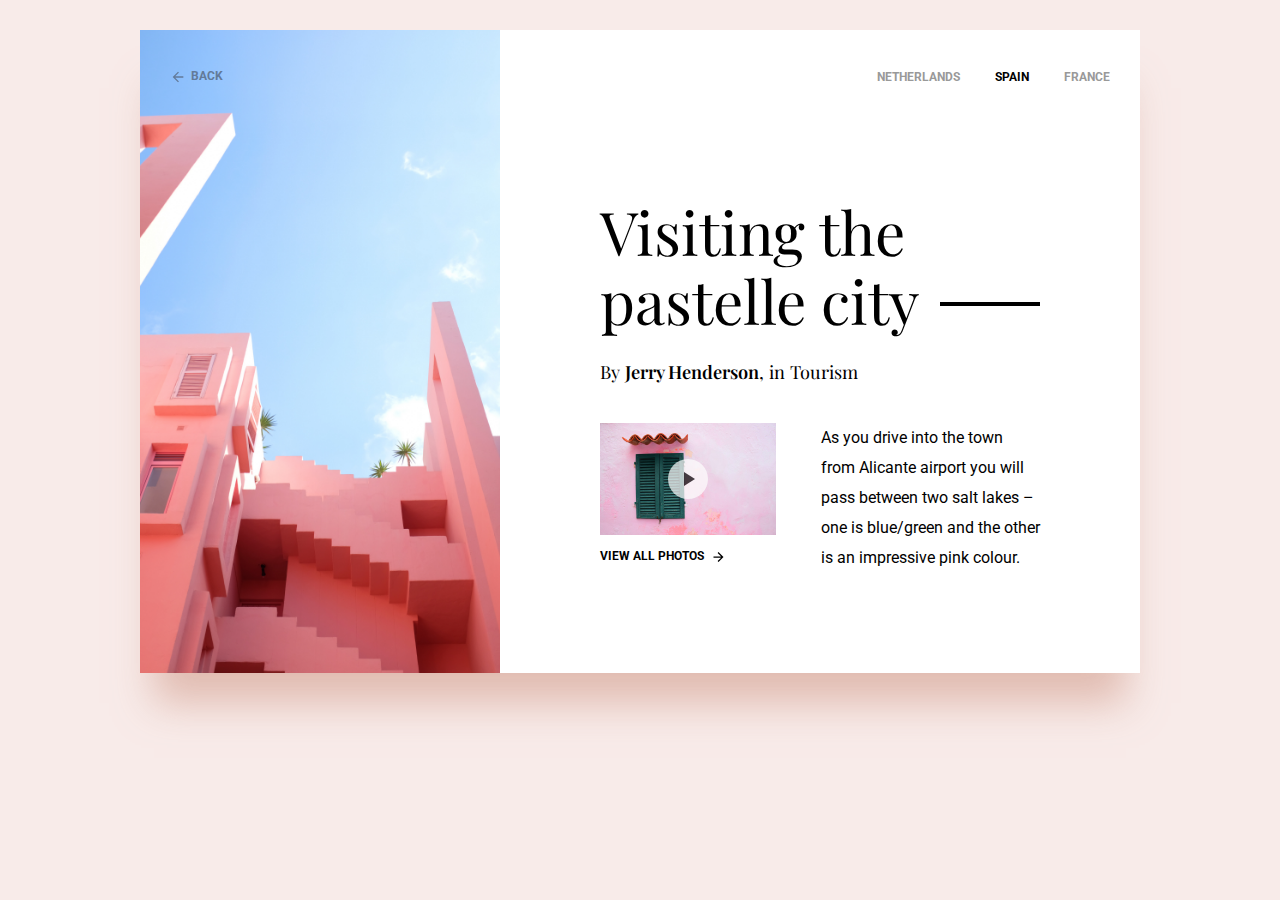
<file: frontloops/task 5/index.html>
<!DOCTYPE html>
<html lang="en">
<head>
  <meta charset="UTF-8">
  <meta name="viewport" content="width=device-width, initial-scale=1.0">
  <meta http-equiv="X-UA-Compatible" content="ie=edge">
  <title>Loop 1 - Step 8</title>
  <link href="https://fonts.googleapis.com/css?family=Roboto:300,400,500,700" rel="stylesheet">
  <link href="https://fonts.googleapis.com/css?family=Playfair+Display" rel="stylesheet">
  <link rel="stylesheet" href="css/main.css">
</head>
<body>
  <div class="travel-guide">
    <aside class="promo-img"></aside>
    <header class="header">
      <nav class="nav">
        <a href="#" class="back-link">
          <svg fill="#000000" height="24" viewBox="0 0 24 24" width="24" xmlns="http://www.w3.org/2000/svg" class="back-link__back-img">
            <path d="M0 0h24v24H0z" fill="none"/>
            <path d="M20 11H7.83l5.59-5.59L12 4l-8 8 8 8 1.41-1.41L7.83 13H20v-2z"/>
          </svg>
          <span class="back-link__back-caption">BACK</span>
        </a>
        <button class="countries-btn">
          <span class="countries-btn__burger-btn"></span>
        </button>
        <ul class="countries-list">
          <li class="countries-list__item">
            <button class="countries-list__change-btn"> <!--countries-list__item__change-btn-->
              <span class="countries-list__language">NETHERLANDS</span>
            </button>
          </li>
          <li class="countries-list__item">
            <button class="countries-list__change-btn countries-list__change-btn--active">
              <span class="countries-list__language countries-list__language--bold">SPAIN</span>
            </button>
          </li>
          <li class="countries-list__item">
            <button class="countries-list__change-btn">
              <span class="countries-list__language">FRANCE</span>
            </button>
          </li>
        </ul>
      </nav>
    </header>
    <main class="main">
      <header class="main-header">
        <h1 class="main-header__title">Visiting the pastelle city</h1>
        <p class="main-header__title-description">By <span class="main-header__author">Jerry Henderson</span>, in Tourism</p>
      </header>
      <div class="content-container">
        <div class="promo-content">
          <div class="promo-video-container">  
            <video src="#" poster="img/preview.jpg" class="promo-video-container__video"></video>
            <button class="promo-video-container__play-btn"></button>
          </div>
          <a href="#" class="images-link">
            <span class="images-link__link-caption">VIEW ALL PHOTOS</span>
            <svg fill="#000000" height="24" viewBox="0 0 24 24" width="24" xmlns="http://www.w3.org/2000/svg" class="images-link__link-arrow-img">
              <path d="M0 0h24v24H0z" fill="none"/>
              <path d="M12 4l-1.41 1.41L16.17 11H4v2h12.17l-5.58 5.59L12 20l8-8z"/>
            </svg>
          </a>
        </div>
        <section class="description-container">
          <p class="description-container__description">As you drive into the town from Alicante airport you will pass between two salt lakes – one is blue/green and the other is an impressive pink colour.</p>
        </section>
      </div>
    </main>
  </div>
  <script src="scripts/script.js"></script>
</body>
</html>
</file>
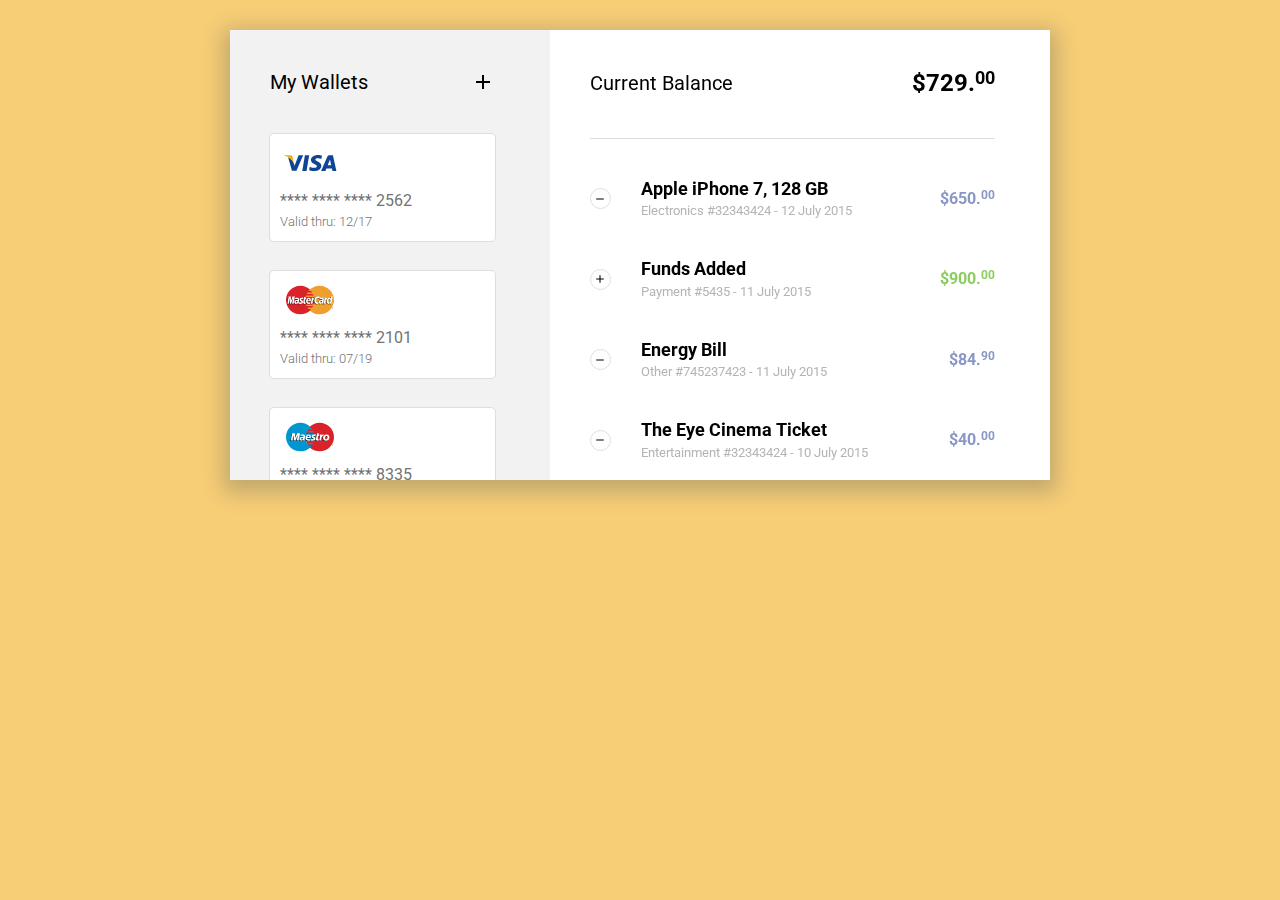
<file: frontloops/task 6/index.html>
<!DOCTYPE html>
<html lang="en">
<head>
  <meta charset="UTF-8">
  <meta name="viewport" content="width=device-width, initial-scale=1.0">
  <meta http-equiv="X-UA-Compatible" content="ie=edge">
  <title>Loop 1 - Step 9</title>
  <link href="https://fonts.googleapis.com/css?family=Roboto:300,400,500,700" rel="stylesheet">
  <link rel="stylesheet" href="styles/main.css">
</head>
<body>
  <div class="page">
    <div class="wallets">
      <header class="wallets-title-header title-header">
        <h1 class="title-header__title">My Wallets</h1>
        <button class="title-header__add-btn"></button>
      </header>
      <form class="wallets-radio" action="#" method="post">
        <label for="visa" class="wallets-radio__label">
          <input class="wallets-radio__item" type="radio" name="wallet" value="visa" id="visa">
            <div class="wallets-radio__btn wallets-radio__btn--active">
              <div class="wallet-info">
                <span class="wallet-info__number">**** **** **** 2562</span>
                <span class="wallet-info__date">Valid thru: 12/17</span>
              </div>
              <img src="img/visa.svg" alt="visa" class="wallet-info__img">
            </div>
          </input>
        </label>
        <label for="mastercard" class="wallets-radio__label">
          <input class="wallets-radio__item" type="radio" name="wallet" value="mastercard" id="mastercard">
            <div class="wallets-radio__btn">
              <div class="wallet-info">
                <span class="wallet-info__number">**** **** **** 2101</span>
                <span class="wallet-info__date">Valid thru: 07/19</span>
              </div>
              <img src="img/mastercard.svg" alt="mastercard" class="wallet-info__img">
            </div>
          </input>
        </label>
        <label for="maestro" class="wallets-radio__label">
          <input class="wallets-radio__item" type="radio" name="wallet" value="maestro" id="maestro">
            <div class="wallets-radio__btn">
              <div class="wallet-info">
                <span class="wallet-info__number">**** **** **** 8335</span>
                <span class="wallet-info__date">Valid thru: 09/17</span>
              </div>
              <img src="img/maestro.svg" alt="maestro" class="wallet-info__img">
            </div>
          </input>
        </label>
      </form>
    </div>
    <main class="finance">
      <header class="finance-header title-header">
        <h1 class="title-header__title">Current Balance</h1>
        <span class="title-header__balance">$729.<sup class="title-header__balance--superscript">00</sup></span>
      </header>
      <ul class="transactions-list">
        <li class="transactions-list__item">
          <div class="transaction-icon-container">
            <img src="img/minus.svg"class="transaction-icon-container__payment-icon transaction-icon-container__payment-icon--minus">
          </div>
          <div class="transaction-description">
            <h2 class="transaction-description__title">Apple iPhone 7, 128 GB</h2>
            <p class="transaction-description__description">Electronics #32343424 - <time datetime="2015-07-12">12 July 2015</time></p>
          </div>
          <span class="transactions-list__change--loss">$650.<sup class="transactions-list__change--superscript">00</sup></span>
        </li>
        <li class="transactions-list__item">
          <div class="transaction-icon-container">
            <img src="img/plus.svg" class="transaction-icon-container__payment-icon transaction-icon-container__payment-icon--plus">
          </div>
          <div class="transaction-description">
            <h2 class="transaction-description__title">Funds Added</h2>
            <p class="transaction-description__description">Payment #5435 - <time datetime="2015-07-11">11 July 2015</time></p>
          </div>
          <span class="transactions-list__change--profit">$900.<sup class="transactions-list__change--superscript">00</sup></span>
        </li>
        <li class="transactions-list__item">
          <div class="transaction-icon-container">
            <img src="img/minus.svg" class="transaction-icon-container__payment-icon transaction-icon-container__payment-icon--minus">
          </div>
          <div class="transaction-description">
            <h2 class="transaction-description__title">Energy Bill</h2>
            <p class="transaction-description__description">Other #745237423 - <time datetime="2015-07-11">11 July 2015</time></p>
          </div>
          <span class="transactions-list__change--loss">$84.<sup class="transactions-list__change--superscript">90</sup></span>
        </li>
        <li class="transactions-list__item">
          <div class="transaction-icon-container">
            <img src="img/minus.svg" class="transaction-icon-container__payment-icon transaction-icon-container__payment-icon--minus">
          </div>
          <div class="transaction-description">
            <h2 class="transaction-description__title">The Eye Cinema Ticket</h2>
            <p class="transaction-description__description">Entertainment #32343424 - <time datetime="2015-07-10">10 July 2015</time></p>
          </div>
          <span class="transactions-list__change--loss">$40.<sup class="transactions-list__change--superscript">00</sup></span>
        </li>
        <li class="transactions-list__item">
          <div class="transaction-icon-container">
            <img src="img/minus.svg" class="transaction-icon-container__payment-icon transaction-icon-container__payment-icon--minus">
          </div>
          <div class="transaction-description">
            <h2 class="transaction-description__title">McFood Restaurant</h2>
            <p class="transaction-description__description">Cafes #32448 - <time datetime="2015-07-10">10 July 2015</time></p>
          </div>
          <span class="transactions-list__change--loss">$10.<sup class="transactions-list__change--superscript">50</sup></span>
        </li>
        <li class="transactions-list__item">
          <div class="transaction-icon-container">
            <img src="img/minus.svg" class="transaction-icon-container__payment-icon transaction-icon-container__payment-icon--minus">
          </div>
          <div class="transaction-description">
            <h2 class="transaction-description__title">Gas Station</h2>
            <p class="transaction-description__description">Other #2138453 - <time datetime="2015-07-10">10 July 2015</time></p>
          </div>
          <span class="transactions-list__change--loss">$30.<sup class="transactions-list__change--superscript">00</sup></span>
        </li>
      </ul>
    </main>
  </div>
</body>
</html>
</file>
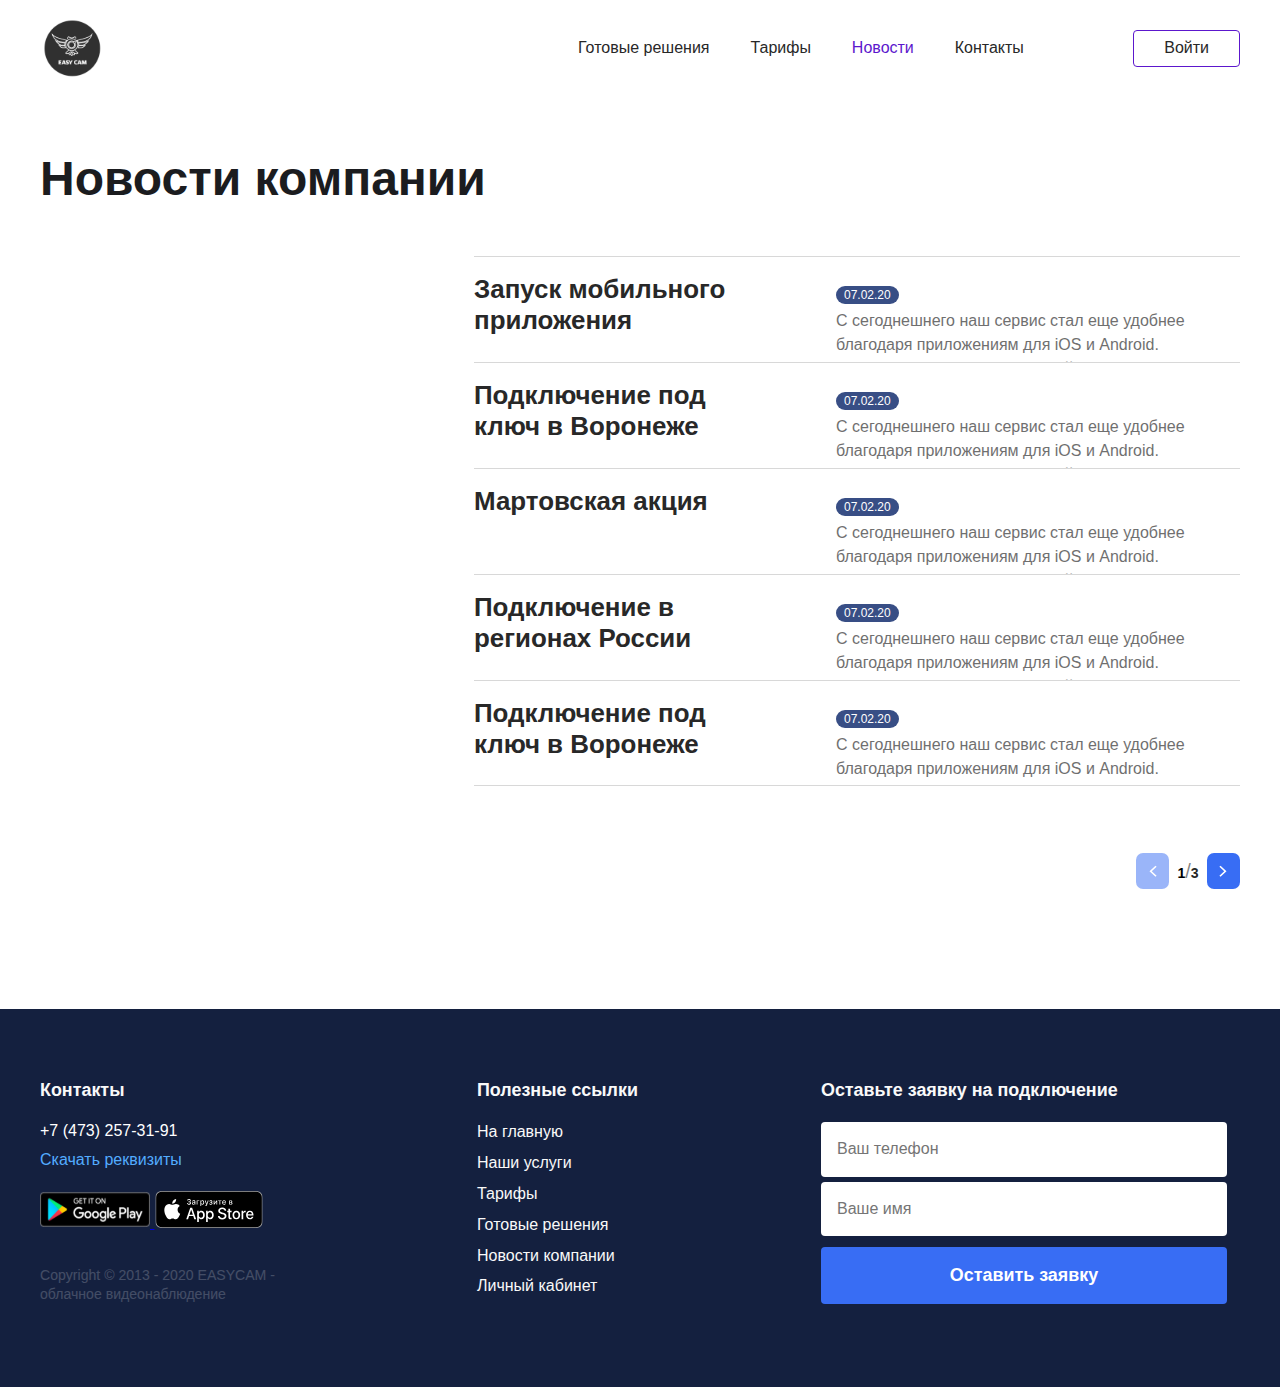
<file: video-surveillance-lending/news.html>
<!DOCTYPE html>
<html lang="ru">
<head>
    <meta charset="UTF-8">
    <meta name="viewport" content="width=device-width, initial-scale=1.0">
    <link rel="stylesheet" href="css/news.css">
    <title>Easy cam News</title>
</head>
<body>
    <header class="main-header">
        <nav class="nav">
            <div class="menu-overlay">
                <div class="main-menu main-menu--open">
                    <svg width="13" height="11" viewBox="0 0 13 11" fill="none" xmlns="http://www.w3.org/2000/svg" class="main-menu__cross" onclick="closeMenu()">
                        <path d="M1.93317 0C2.10996 0 2.27932 0.0711172 2.4031 0.197336L5.7628 3.62304C6.15553 4.02349 6.80074 4.02267 7.19246 3.62124L10.5289 0.202022C10.655 0.0728415 10.8278 0 11.0083 0C11.6004 0 11.9013 0.711723 11.4889 1.13644L8.14061 4.58459C7.76432 4.97211 7.76377 5.58842 8.13938 5.9766L11.8979 9.861C12.3104 10.2873 12.0083 11 11.4151 11C11.2351 11 11.0625 10.9277 10.9363 10.7994L7.19127 6.99419C6.7995 6.59611 6.1576 6.59611 5.76582 6.99419L2.0158 10.8045C1.89274 10.9296 1.72463 11 1.54919 11C0.97042 11 0.676328 10.3041 1.0797 9.88904L4.83916 6.0207C5.21501 5.63397 5.21651 5.01887 4.84254 4.63031L1.45892 1.11465C1.05648 0.6965 1.35282 0 1.93317 0Z" fill="#333333" />
                    </svg>
                    <ul class="menu-list">
                        <li class="menu-list__item">
                            <a href="solutions.html" class="nav-list__link">Готовые решения</a>
                        </li>
                        <li class="menu-list__item">
                            <a href="index.html#tariffs" class="nav-list__link">Тарифы</a>
                        </li>
                        <li class="menu-list__item">
                            <a href="news.html" class="nav-list__link">Новости</a>
                        </li>
                        <li class="menu-list__item">
                            <a href="#contacts" class="nav-list__link">Контакты</a>
                        </li>
                    </ul>
                    <div class="contacts-container">
                        <a href="tel: +74732573191" class="contacts-container__tel-num">+7 (473) 257-31-91</a>
                        <img src="imgs/phone-icon.png" alt="иконка смартфона">                        
                    </div>
                </div>
            </div>
            <a href="index.html#" class="main-logo">
                <img src="imgs/easycam-logo.svg" alt="easy cam логотип" class="main-logo__img">
            </a>
            <ul class="nav-list">
                <li class="nav-list__item">
                    <a href="solutions.html" class="nav-list__link">Готовые решения</a>
                </li>
                <li class="nav-list__item">
                    <a href="index.html#tariffs" class="nav-list__link">Тарифы</a>
                </li>
                <li class="nav-list__item">
                    <a href="news.html" class="nav-list__link nav-list__link--active">Новости</a>
                </li>
                <li class="nav-list__item">
                    <a href="#contacts" class="nav-list__link">Контакты</a>
                </li>
            </ul>
            <button class="nav-burger" onclick="openMenu()">
                <span class="nav-burger__btn"></span>
            </button>
            <a href="#" class="login-btn">Войти</a>
            <a href="#" class="login-icon">
                <svg width="23" height="23" viewBox="0 0 23 23" fill="none" xmlns="http://www.w3.org/2000/svg" class="login-icon__img">
                    <path d="M11.4981 0C14.7838 0 17.4697 2.68593 17.4697 5.97166C17.4697 9.2574 14.7838 11.9433 11.4981 11.9433C8.21233 11.9433 5.52641 9.2574 5.52641 5.97166C5.52641 2.68593 8.21233 0 11.4981 0Z" fill="#333333" />
                    <path d="M1.25016 16.7153C1.40664 16.3241 1.61522 15.959 1.84992 15.62C3.04948 13.8468 4.90091 12.6733 6.98708 12.3865C7.24783 12.3604 7.53468 12.4125 7.74332 12.569C8.83856 13.3774 10.1424 13.7946 11.4984 13.7946C12.8545 13.7946 14.1583 13.3774 15.2536 12.569C15.4622 12.4125 15.749 12.3343 16.0098 12.3865C18.096 12.6733 19.9735 13.8468 21.147 15.62C21.3816 15.959 21.5903 16.3502 21.7467 16.7153C21.8249 16.8718 21.7989 17.0543 21.7207 17.2108C21.512 17.5758 21.2513 17.9409 21.0166 18.2538C20.6515 18.7493 20.2603 19.1926 19.817 19.6098C19.452 19.9749 19.0347 20.3139 18.6175 20.6529C16.5574 22.1915 14.08 22.9998 11.5245 22.9998C8.96894 22.9998 6.4916 22.1914 4.43153 20.6529C4.0143 20.34 3.59708 19.9749 3.23196 19.6098C2.81474 19.1926 2.39751 18.7493 2.0324 18.2538C1.77165 17.9148 1.53691 17.5758 1.32833 17.2108C1.198 17.0543 1.17195 16.8717 1.25016 16.7153Z" fill="#333333" />
                </svg>
            </a>
        </nav>
    </header>
    <main class="main">
        <section class="news">
            <h1 class="news__title">Новости компании</h1>
            <ul class="news-list">
                <li class="news-list__item">
                    <div class="news-title-container">
                        <h2 class="news-list__title">Запуск мобильного приложения</h2>
                        <div class="news-img-container">
                            <a href="#" class="apps-wrapper">
                                <img class="news-list__img" src="imgs/iPhone 11.png" alt="">                           
                                <img src="imgs/google-play-badge.svg" alt="гугл плэй" class="apps-container__img">
                            </a> 
                            <a href="#" class="apps-wrapper">
                                <img class="news-list__img" src="imgs/iPhone 11.png" alt="">
                                <img src="imgs/App_Store_Badge.svg" alt="эп стор" class="apps-container__img">
                            </a>
                        </div>
                    </div>
                    <div class="news-img-container--adaptive">
                        <a href="#" class="apps-wrapper--adaptive">
                            <img class="news-list__img news-list__img--adaptive" src="imgs/iPhone 11.png" alt="">                           
                            <img src="imgs/google-play-badge.svg" alt="гугл плэй" class="apps-container__img apps-container__img--active">
                        </a> 
                        <a href="#" class="apps-wrapper--adaptive">
                            <img class="news-list__img news-list__img--adaptive" src="imgs/iPhone 11.png" alt="">
                            <img src="imgs/App_Store_Badge.svg" alt="эп стор" class="apps-container__img apps-container__img--active">
                        </a>
                    </div>
                    <div class="news-list-container">
                        <time datetime="2020-02-07" class="news-list__tooltip tooltip">07.02.20</time>
                        <p class="news-list__description">С сегоднешнего наш сервис стал еще удобнее благодаря приложениям для iOS и Android.<br>Приложение актуально для действующих, зарегистрированых клиентов. Для подключение ваших камер, оставите заявку. <br>
                            Так же вы можете воспользоватся демо кабинетом, для оценки сервиса и приложений. Для этого просто свяжитесь с нами. <br>
                            Фунционал приложения:  1. Воспроизведение назад в режиме архива. 2. Быстрая перемотка в +/- 10 сек. по двойному нажатию по экрану...</p>
                    </div>
                </li>
                <li class="news-list__item">
                    <div class="news-title-container">
                        <h2 class="news-list__title">Подключение под ключ в Воронеже</h2>
                        <div class="news-img-container">
                            <a href="#" class="apps-wrapper">
                                <img class="news-list__img" src="imgs/iPhone 11.png" alt="">                           
                                <img src="imgs/google-play-badge.svg" alt="гугл плэй" class="apps-container__img">
                            </a> 
                            <a href="#" class="apps-wrapper">
                                <img class="news-list__img" src="imgs/iPhone 11.png" alt="">
                                <img src="imgs/App_Store_Badge.svg" alt="эп стор" class="apps-container__img">
                            </a>
                        </div>
                    </div>
                    <div class="news-img-container--adaptive">
                        <a href="#" class="apps-wrapper--adaptive">
                            <img class="news-list__img news-list__img--adaptive" src="imgs/iPhone 11.png" alt="">                           
                            <img src="imgs/google-play-badge.svg" alt="гугл плэй" class="apps-container__img apps-container__img--active">
                        </a> 
                        <a href="#" class="apps-wrapper--adaptive">
                            <img class="news-list__img news-list__img--adaptive" src="imgs/iPhone 11.png" alt="">
                            <img src="imgs/App_Store_Badge.svg" alt="эп стор" class="apps-container__img apps-container__img--active">
                        </a>
                    </div>
                    <div class="news-list-container">
                        <time datetime="2020-02-07" class="news-list__tooltip tooltip">07.02.20</time>
                        <p class="news-list__description">С сегоднешнего наш сервис стал еще удобнее благодаря приложениям для iOS и Android.<br>Приложение актуально для действующих, зарегистрированых клиентов. Для подключение ваших камер, оставите заявку. <br>
                            Так же вы можете воспользоватся демо кабинетом, для оценки сервиса и приложений. Для этого просто свяжитесь с нами. <br>
                            Фунционал приложения:  1. Воспроизведение назад в режиме архива. 2. Быстрая перемотка в +/- 10 сек. по двойному нажатию по экрану...</p>
                    </div>
                </li>
                <li class="news-list__item">
                    <div class="news-title-container">
                        <h2 class="news-list__title">Мартовская акция</h2>
                        <div class="news-img-container">
                            <a href="#" class="apps-wrapper">
                                <img class="news-list__img" src="imgs/iPhone 11.png" alt="">                           
                                <img src="imgs/google-play-badge.svg" alt="гугл плэй" class="apps-container__img">
                            </a> 
                            <a href="#" class="apps-wrapper">
                                <img class="news-list__img" src="imgs/iPhone 11.png" alt="">
                                <img src="imgs/App_Store_Badge.svg" alt="эп стор" class="apps-container__img">
                            </a>
                        </div>
                    </div>
                    <div class="news-img-container--adaptive">
                        <a href="#" class="apps-wrapper--adaptive">
                            <img class="news-list__img news-list__img--adaptive" src="imgs/iPhone 11.png" alt="">                           
                            <img src="imgs/google-play-badge.svg" alt="гугл плэй" class="apps-container__img apps-container__img--active">
                        </a> 
                        <a href="#" class="apps-wrapper--adaptive">
                            <img class="news-list__img news-list__img--adaptive" src="imgs/iPhone 11.png" alt="">
                            <img src="imgs/App_Store_Badge.svg" alt="эп стор" class="apps-container__img apps-container__img--active">
                        </a>
                    </div>
                    <div class="news-list-container">
                        <time datetime="2020-02-07" class="news-list__tooltip tooltip">07.02.20</time>
                        <p class="news-list__description">С сегоднешнего наш сервис стал еще удобнее благодаря приложениям для iOS и Android.<br>Приложение актуально для действующих, зарегистрированых клиентов. Для подключение ваших камер, оставите заявку. <br>
                            Так же вы можете воспользоватся демо кабинетом, для оценки сервиса и приложений. Для этого просто свяжитесь с нами. <br>
                            Фунционал приложения:  1. Воспроизведение назад в режиме архива. 2. Быстрая перемотка в +/- 10 сек. по двойному нажатию по экрану...</p>
                    </div>
                </li>
                <li class="news-list__item">
                    <div class="news-title-container">
                        <h2 class="news-list__title">Подключение в регионах России</h2>
                        <div class="news-img-container">
                            <a href="#" class="apps-wrapper">
                                <img class="news-list__img" src="imgs/iPhone 11.png" alt="">                           
                                <img src="imgs/google-play-badge.svg" alt="гугл плэй" class="apps-container__img">
                            </a> 
                            <a href="#" class="apps-wrapper">
                                <img class="news-list__img" src="imgs/iPhone 11.png" alt="">
                                <img src="imgs/App_Store_Badge.svg" alt="эп стор" class="apps-container__img">
                            </a>
                        </div>
                    </div>
                    <div class="news-img-container--adaptive">
                        <a href="#" class="apps-wrapper--adaptive">
                            <img class="news-list__img news-list__img--adaptive" src="imgs/iPhone 11.png" alt="">                           
                            <img src="imgs/google-play-badge.svg" alt="гугл плэй" class="apps-container__img apps-container__img--active">
                        </a> 
                        <a href="#" class="apps-wrapper--adaptive">
                            <img class="news-list__img news-list__img--adaptive" src="imgs/iPhone 11.png" alt="">
                            <img src="imgs/App_Store_Badge.svg" alt="эп стор" class="apps-container__img apps-container__img--active">
                        </a>
                    </div>
                    <div class="news-list-container">
                        <time datetime="2020-02-07" class="news-list__tooltip tooltip">07.02.20</time>
                        <p class="news-list__description">С сегоднешнего наш сервис стал еще удобнее благодаря приложениям для iOS и Android.<br>Приложение актуально для действующих, зарегистрированых клиентов. Для подключение ваших камер, оставите заявку. <br>
                            Так же вы можете воспользоватся демо кабинетом, для оценки сервиса и приложений. Для этого просто свяжитесь с нами. <br>
                            Фунционал приложения:  1. Воспроизведение назад в режиме архива. 2. Быстрая перемотка в +/- 10 сек. по двойному нажатию по экрану...</p>
                    </div>
                </li>
                <li class="news-list__item">
                    <div class="news-title-container">
                        <h2 class="news-list__title">Подключение под ключ в Воронеже</h2>
                        <div class="news-img-container">
                            <a href="#" class="apps-wrapper">
                                <img class="news-list__img" src="imgs/iPhone 11.png" alt="">                           
                                <img src="imgs/google-play-badge.svg" alt="гугл плэй" class="apps-container__img">
                            </a> 
                            <a href="#" class="apps-wrapper">
                                <img class="news-list__img" src="imgs/iPhone 11.png" alt="">
                                <img src="imgs/App_Store_Badge.svg" alt="эп стор" class="apps-container__img">
                            </a>
                        </div>
                    </div>
                    <div class="news-img-container--adaptive">
                        <a href="#" class="apps-wrapper--adaptive">
                            <img class="news-list__img news-list__img--adaptive" src="imgs/iPhone 11.png" alt="">                           
                            <img src="imgs/google-play-badge.svg" alt="гугл плэй" class="apps-container__img apps-container__img--active">
                        </a> 
                        <a href="#" class="apps-wrapper--adaptive">
                            <img class="news-list__img news-list__img--adaptive" src="imgs/iPhone 11.png" alt="">
                            <img src="imgs/App_Store_Badge.svg" alt="эп стор" class="apps-container__img apps-container__img--active">
                        </a>
                    </div>
                    <div class="news-list-container">
                        <time datetime="2020-02-07" class="news-list__tooltip tooltip">07.02.20</time>
                        <p class="news-list__description">С сегоднешнего наш сервис стал еще удобнее благодаря приложениям для iOS и Android.<br>Приложение актуально для действующих, зарегистрированых клиентов. Для подключение ваших камер, оставите заявку. <br>
                            Так же вы можете воспользоватся демо кабинетом, для оценки сервиса и приложений. Для этого просто свяжитесь с нами. <br>
                            Фунционал приложения:  1. Воспроизведение назад в режиме архива. 2. Быстрая перемотка в +/- 10 сек. по двойному нажатию по экрану...</p>
                    </div>
                </li>
            </ul>
            <div class="change-control">
                <button class="btns-container-btn-prev change-button"></button>
                <span class="swiper-categories-counter"><span class="swiper-categories-counter--active">1</span><span class="swiper-categories-counter--slash">/</span>3</span>
                <button class="btns-container-btn-next change-button change-button--active"></button>
            </div>
        </section>
    </main>
    <footer class="main-footer">
        <div class="main-footer-container">
            <div class="useful-links">
                <h2 class="useful-links__title footer-title">Полезные ссылки</h2>
                <div class="useful-links-container">
                    <a href="index.html" class="useful-links-containter__link">На главную</a>
                    <a href="index.html#services" class="useful-links-containter__link">Наши услуги</a>
                    <a href="index.html#tariffs" class="useful-links-containter__link">Тарифы</a>
                    <a href="solutions.html" class="useful-links-containter__link">Готовые решения</a>
                    <a href="news.html" class="useful-links-containter__link">Новости компании</a>
                    <a href="#" class="useful-links-containter__link">Личный кабинет</a>                
                </div>
            </div>
            <div class="contacts" id="contacts">
                <h2 class="contacts__title footer-title">Контакты</h2>
                <a href="tel: +74732573191" class="contacts__tel-num">+7 (473) 257-31-91</a>
                <a href="#" download class="contacts__download-link">Скачать реквизиты</a>
                <div class="apps-container footer-apps-container">
                    <a href="#" class="apps-container__link footer-apps-container__link">
                        <img src="imgs/google-play-badge.svg" alt="гугл плэй" class="apps-container__app-img footer-apps-container__app-img">
                    </a>
                    <a href="#" class="apps-container__link footer-apps-container__link">
                        <img src="imgs/App_Store_Badge.svg" alt="эп стор" class="apps-container__app-img footer-apps-container__app-img">
                    </a>
                </div>
                <div class="copyright">
                    <span class="copyright__caption">Copyright  ©  2013 - 2020 EASYCAM - облачное видеонаблюдение</span>
                </div>
            </div>
            <div class="connection-request">
                <h2 class="connection-request__title footer-title">Оставьте заявку на подключение</h2>
                <form action="post" class="request-form">
                    <input type="tel" class="request-form__tel-input request-form__input" placeholder="Ваш телефон">
                    <input type="text" class="request-form__name-input request-form__input" placeholder="Ваше имя">
                    <button class="request-form__btn">Оставить заявку</button>
                </form>
            </div>
        </div>
    </footer>
    <script src="js/menu.js"></script>
    <script src="js/news.js"></script>
</body>
</html>
</file>
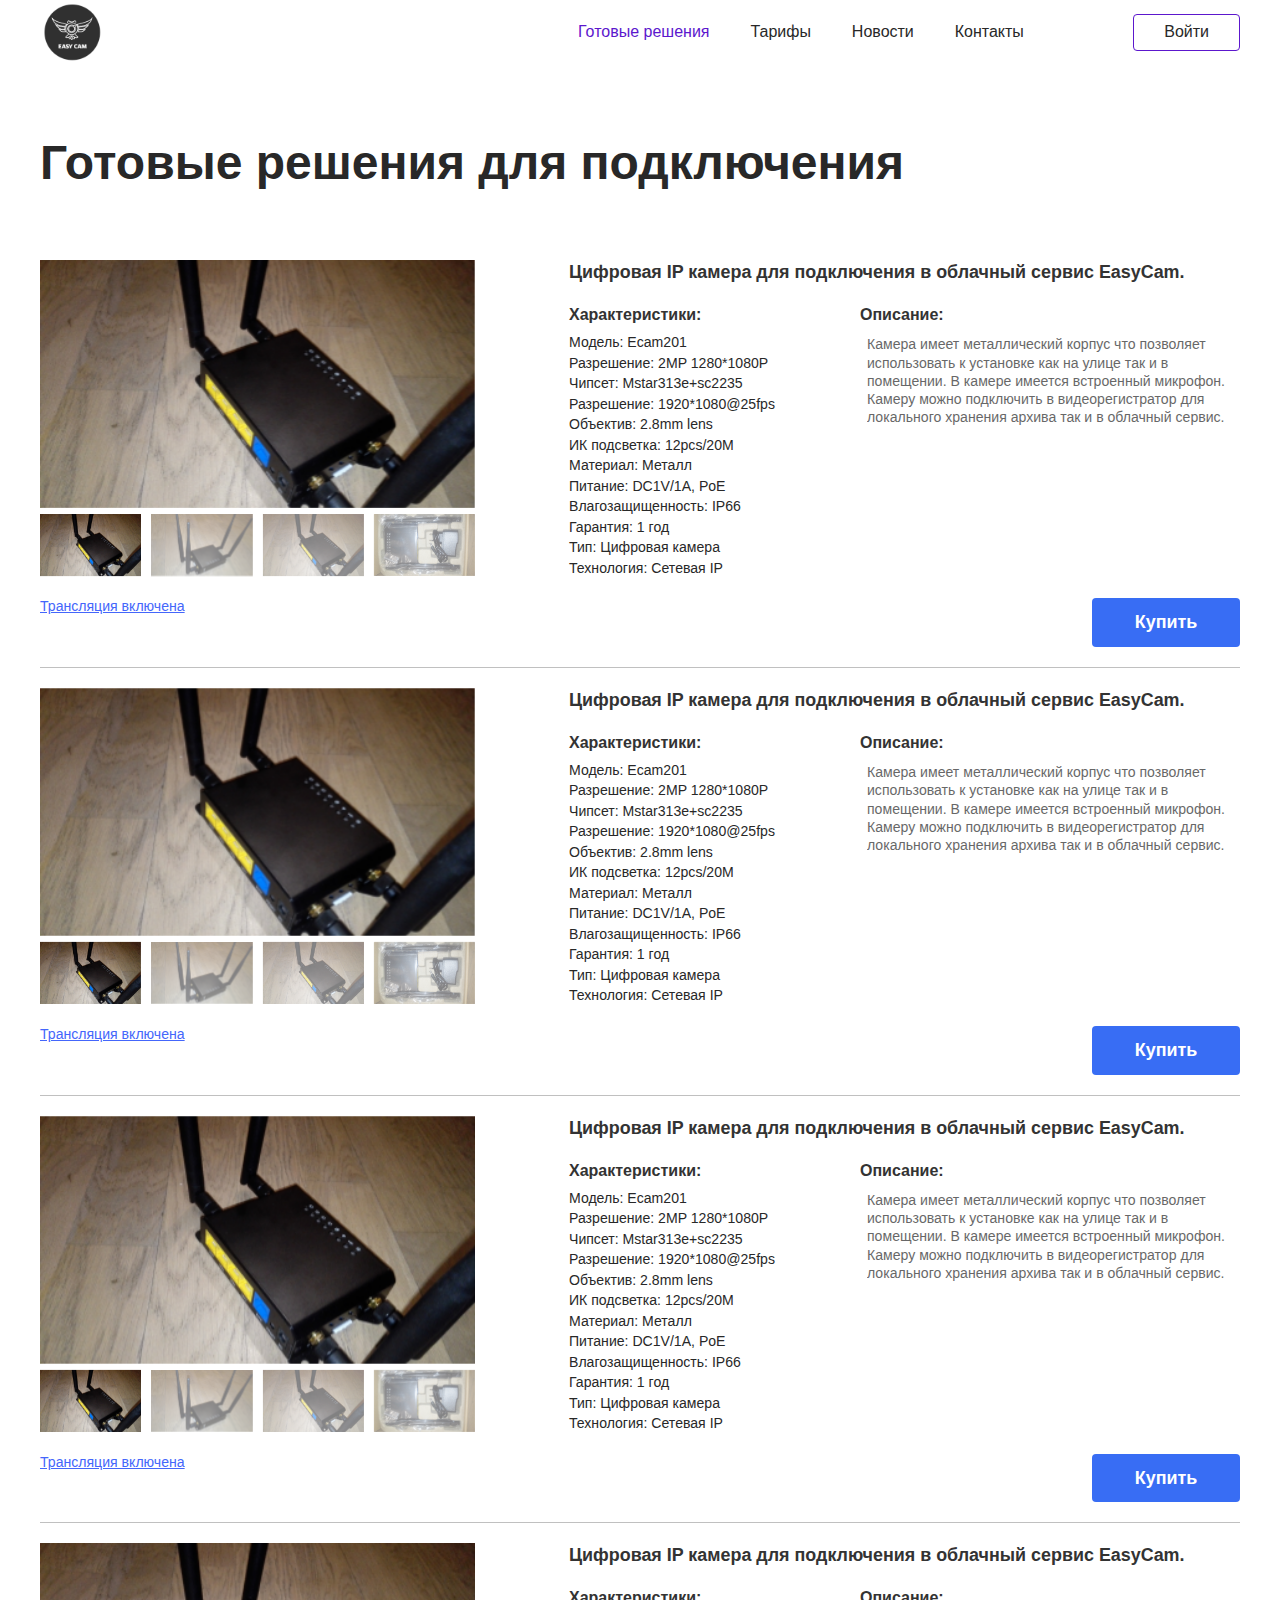
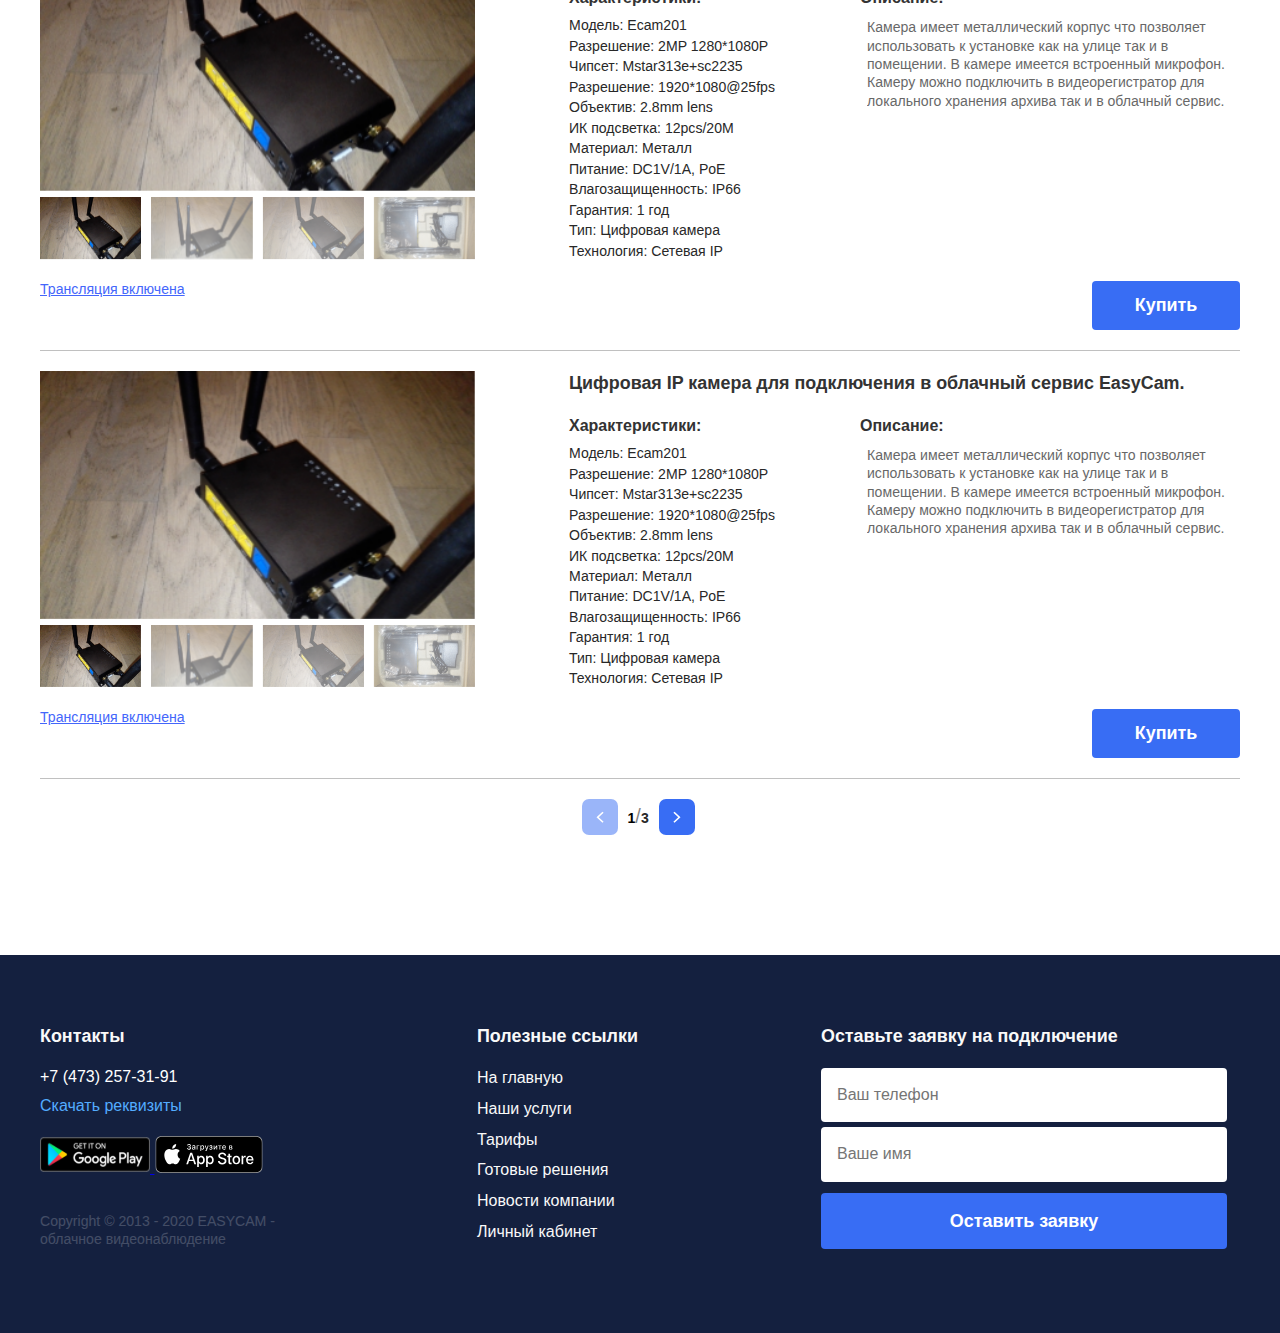
<file: video-surveillance-lending/solutions.html>
<!DOCTYPE html>
<html lang="ru">
<head>
    <meta charset="UTF-8">
    <meta name="viewport" content="width=device-width, initial-scale=1.0">
    <link rel="stylesheet" href="css/solutions.css">
    <link
        rel="stylesheet"
        href="https://cdn.jsdelivr.net/npm/swiper@11/swiper-bundle.min.css"
    />

    <script src="https://cdn.jsdelivr.net/npm/swiper@11/swiper-bundle.min.js"></script>
    <title>Easy cam Solutions</title>
</head>
<body>
    <div class="solutions">
        <header class="main-header">
            <nav class="nav">
                <div class="menu-overlay">
                    <div class="main-menu main-menu--open">
                        <svg width="13" height="11" viewBox="0 0 13 11" fill="none" xmlns="http://www.w3.org/2000/svg" class="main-menu__cross" onclick="closeMenu()">
                            <path d="M1.93317 0C2.10996 0 2.27932 0.0711172 2.4031 0.197336L5.7628 3.62304C6.15553 4.02349 6.80074 4.02267 7.19246 3.62124L10.5289 0.202022C10.655 0.0728415 10.8278 0 11.0083 0C11.6004 0 11.9013 0.711723 11.4889 1.13644L8.14061 4.58459C7.76432 4.97211 7.76377 5.58842 8.13938 5.9766L11.8979 9.861C12.3104 10.2873 12.0083 11 11.4151 11C11.2351 11 11.0625 10.9277 10.9363 10.7994L7.19127 6.99419C6.7995 6.59611 6.1576 6.59611 5.76582 6.99419L2.0158 10.8045C1.89274 10.9296 1.72463 11 1.54919 11C0.97042 11 0.676328 10.3041 1.0797 9.88904L4.83916 6.0207C5.21501 5.63397 5.21651 5.01887 4.84254 4.63031L1.45892 1.11465C1.05648 0.6965 1.35282 0 1.93317 0Z" fill="#333333" />
                        </svg>
                        <ul class="menu-list">
                            <li class="menu-list__item">
                                <a href="solutions.html" class="nav-list__link">Готовые решения</a>
                            </li>
                            <li class="menu-list__item">
                                <a href="index.html#tariffs" class="nav-list__link">Тарифы</a>
                            </li>
                            <li class="menu-list__item">
                                <a href="news.html" class="nav-list__link">Новости</a>
                            </li>
                            <li class="menu-list__item">
                                <a href="#contacts" class="nav-list__link">Контакты</a>
                            </li>
                        </ul>
                        <div class="contacts-container">
                            <a href="tel: +74732573191" class="contacts-container__tel-num">+7 (473) 257-31-91</a>
                            <img src="imgs/phone-icon.png" alt="иконка смартфона">                        
                        </div>
                    </div>
                </div>
                <a href="index.html#" class="main-logo">
                    <img src="imgs/easycam-logo.svg" alt="easy cam логотип" class="main-logo__img">
                </a>
                <ul class="nav-list">
                    <li class="nav-list__item">
                        <a href="solutions.html" class="nav-list__link">Готовые решения</a>
                    </li>
                    <li class="nav-list__item">
                        <a href="index.html#tariffs" class="nav-list__link">Тарифы</a>
                    </li>
                    <li class="nav-list__item">
                        <a href="news.html" class="nav-list__link">Новости</a>
                    </li>
                    <li class="nav-list__item">
                        <a href="#contacts" class="nav-list__link">Контакты</a>
                    </li>
                </ul>
                <button class="nav-burger" onclick="openMenu()">
                    <span class="nav-burger__btn"></span>
                </button>
                <a href="#" class="login-btn">Войти</a>
                <a href="#" class="login-icon">
                    <svg width="23" height="23" viewBox="0 0 23 23" fill="none" xmlns="http://www.w3.org/2000/svg" class="login-icon__img">
                        <path d="M11.4981 0C14.7838 0 17.4697 2.68593 17.4697 5.97166C17.4697 9.2574 14.7838 11.9433 11.4981 11.9433C8.21233 11.9433 5.52641 9.2574 5.52641 5.97166C5.52641 2.68593 8.21233 0 11.4981 0Z" fill="#333333" />
                        <path d="M1.25016 16.7153C1.40664 16.3241 1.61522 15.959 1.84992 15.62C3.04948 13.8468 4.90091 12.6733 6.98708 12.3865C7.24783 12.3604 7.53468 12.4125 7.74332 12.569C8.83856 13.3774 10.1424 13.7946 11.4984 13.7946C12.8545 13.7946 14.1583 13.3774 15.2536 12.569C15.4622 12.4125 15.749 12.3343 16.0098 12.3865C18.096 12.6733 19.9735 13.8468 21.147 15.62C21.3816 15.959 21.5903 16.3502 21.7467 16.7153C21.8249 16.8718 21.7989 17.0543 21.7207 17.2108C21.512 17.5758 21.2513 17.9409 21.0166 18.2538C20.6515 18.7493 20.2603 19.1926 19.817 19.6098C19.452 19.9749 19.0347 20.3139 18.6175 20.6529C16.5574 22.1915 14.08 22.9998 11.5245 22.9998C8.96894 22.9998 6.4916 22.1914 4.43153 20.6529C4.0143 20.34 3.59708 19.9749 3.23196 19.6098C2.81474 19.1926 2.39751 18.7493 2.0324 18.2538C1.77165 17.9148 1.53691 17.5758 1.32833 17.2108C1.198 17.0543 1.17195 16.8717 1.25016 16.7153Z" fill="#333333" />
                    </svg>
                </a>
            </nav>
        </header>
        <main class="main">
            <section class="models">
                <h1 class="models__title">Готовые решения для подключения </h1>
                <ul class="models-list">
                    <li class="models-list__item">
                        <div class="models-list-container">
                            <div class="swiper swiper1 models-list__swiper">
                                <div class="swiper-wrapper">
                                    <div class="swiper-slide models-list__slide">
                                        <img src="imgs/router.png" alt="" class="models-list__img">
                                    </div>
                                    <div class="swiper-slide models-list__slide">
                                        <img src='imgs/router-right.png' alt="" class="models-list__img">
                                    </div>
                                    <div class="swiper-slide models-list__slide">
                                        <img src="imgs/router.png" alt="" class="models-list__img">
                                    </div>
                                    <div class="swiper-slide models-list__slide">
                                        <img src="imgs/router-equipment.png" alt="" class="models-list__img">
                                    </div>
                                </div>
                                <div class="swiper-control">
                                    <svg width="8" height="12" viewBox="0 0 8 12" fill="none" xmlns="http://www.w3.org/2000/svg"  class="swiper-control__btn swiper-button-prev--custom swiper-button-prev--custom1">
                                        <path fill-rule="evenodd" clip-rule="evenodd" d="M0.111327 6.00011L5.99133 0.555665L7.11133 1.5927L2.35133 6.00011L7.11133 10.4075L5.99133 11.4446L0.111327 6.00011Z" fill="#4466FB" />
                                    </svg>
                                    <div class="swiper-control__pagination swiper-control__pagination1"></div>
                                    <svg width="8" height="12" viewBox="0 0 8 12" fill="none" xmlns="http://www.w3.org/2000/svg"  class="swiper-control__btn swiper-button-next--custom swiper-button-next--custom1">
                                        <path fill-rule="evenodd" clip-rule="evenodd" d="M7.88867 5.99989L2.00867 11.4443L0.888673 10.4073L5.64867 5.99989L0.888673 1.59248L2.00867 0.555447L7.88867 5.99989Z" fill="#4466FB" />
                                    </svg>
                                </div>
                            </div>
                            <div class="thumbs-swiper thumbs-swiper1">
                                <div class="swiper-wrapper">
                                    <div class="swiper-slide thumbs-swiper__slide">
                                        <img src="imgs/router.png" alt="" class="thumbs-swiper__img">
                                    </div>
                                    <div class="swiper-slide thumbs-swiper__slide">
                                        <img src='imgs/router-right.png' alt="" class="thumbs-swiper__img">
                                    </div>
                                    <div class="swiper-slide thumbs-swiper__slide">
                                        <img src="imgs/router.png" alt="" class="thumbs-swiper__img">
                                    </div>
                                    <div class="swiper-slide thumbs-swiper__slide">
                                        <img src="imgs/router-equipment.png" alt="" class="thumbs-swiper__img">
                                    </div>
                                </div>
                            </div>
                            <a href="#" class="broadcast-link">Трансляция включена</a>
                        </div>
                        <div class="models-list-content">
                            <h2 class="models-list__title">Цифровая IP камера для подключения в облачный сервис EasyCam. </h2>
                            <div class="models-list__details">
                                <div class="models-list__characteristics-topic models-list__topic models-list__topic1 models-list__topic--active">Характеристики</div>
                                <div class="models-list__description-topic models-list__topic models-list__topic1">Описание</div>
                            </div>
                            <div class="models-list-info">
                                <div class="models-list__characteristics models-list__characteristics1">
                                    <ul class="characteristics-list">
                                        <li class="characteristics-list__item">Модель: Ecam201</li>
                                        <li class="characteristics-list__item">Разрешение: 2MP 1280*1080P</li>
                                        <li class="characteristics-list__item">Чипсет: Mstar313e+sc2235 </li>
                                        <li class="characteristics-list__item">Разрешение: 1920*1080@25fps</li>
                                        <li class="characteristics-list__item">Объектив: 2.8mm lens</li>
                                        <li class="characteristics-list__item">ИК подсветка: 12pcs/20M</li>
                                        <li class="characteristics-list__item">Материал: Металл </li>
                                        <li class="characteristics-list__item">Питание: DC1V/1A, PoE</li>
                                        <li class="characteristics-list__item">Влагозащищенность: IP66</li>
                                        <li class="characteristics-list__item">Гарантия: 1 год</li>
                                        <li class="characteristics-list__item">Тип: Цифровая камера </li>
                                        <li class="characteristics-list__item">Технология: Сетевая IP</li>
                                    </ul>
                                </div>
                                <div class="models-list__description models-list__description1">
                                    Камера имеет металлический корпус что позволяет использовать к установке как на улице так и в помещении. В камере имеется встроенный микрофон. Камеру можно подключить в видеорегистратор для локального хранения архива так и в облачный сервис. 
                                </div>
                                </div>
                            <a href="#" class="models-list__buy-btn">Купить</a>
                        </div>
                    </li>
                    <li class="models-list__item">
                        <div class="models-list-container">
                            <div class="swiper swiper2 models-list__swiper">
                                <div class="swiper-wrapper">
                                    <div class="swiper-slide models-list__slide">
                                        <img src="imgs/router.png" alt="" class="models-list__img">
                                    </div>
                                    <div class="swiper-slide models-list__slide">
                                        <img src='imgs/router-right.png' alt="" class="models-list__img">
                                    </div>
                                    <div class="swiper-slide models-list__slide">
                                        <img src="imgs/router.png" alt="" class="models-list__img">
                                    </div>
                                    <div class="swiper-slide models-list__slide">
                                        <img src="imgs/router-equipment.png" alt="" class="models-list__img">
                                    </div>
                                </div>
                                <div class="swiper-control">
                                    <svg width="8" height="12" viewBox="0 0 8 12" fill="none" xmlns="http://www.w3.org/2000/svg"  class="swiper-control__btn swiper-button-prev--custom swiper-button-prev--custom2">
                                        <path fill-rule="evenodd" clip-rule="evenodd" d="M0.111327 6.00011L5.99133 0.555665L7.11133 1.5927L2.35133 6.00011L7.11133 10.4075L5.99133 11.4446L0.111327 6.00011Z" fill="#4466FB" />
                                    </svg>
                                    <div class="swiper-control__pagination swiper-control__pagination2"></div>
                                    <svg width="8" height="12" viewBox="0 0 8 12" fill="none" xmlns="http://www.w3.org/2000/svg"  class="swiper-control__btn swiper-button-next--custom swiper-button-next--custom2">
                                        <path fill-rule="evenodd" clip-rule="evenodd" d="M7.88867 5.99989L2.00867 11.4443L0.888673 10.4073L5.64867 5.99989L0.888673 1.59248L2.00867 0.555447L7.88867 5.99989Z" fill="#4466FB" />
                                    </svg>
                                </div>
                            </div>
                            <div class="thumbs-swiper thumbs-swiper2">
                                <div class="swiper-wrapper">
                                    <div class="swiper-slide thumbs-swiper__slide">
                                        <img src="imgs/router.png" alt="" class="thumbs-swiper__img">
                                    </div>
                                    <div class="swiper-slide thumbs-swiper__slide">
                                        <img src='imgs/router-right.png' alt="" class="thumbs-swiper__img">
                                    </div>
                                    <div class="swiper-slide thumbs-swiper__slide">
                                        <img src="imgs/router.png" alt="" class="thumbs-swiper__img">
                                    </div>
                                    <div class="swiper-slide thumbs-swiper__slide">
                                        <img src="imgs/router-equipment.png" alt="" class="thumbs-swiper__img">
                                    </div>
                                </div>
                            </div>
                            <a href="#" class="broadcast-link">Трансляция включена</a>
                        </div>
                        <div class="models-list-content">
                            <h2 class="models-list__title">Цифровая IP камера для подключения в облачный сервис EasyCam. </h2>
                            <div class="models-list__details">
                                <div class="models-list__characteristics-topic models-list__topic models-list__topic2 models-list__topic--active">Характеристики</div>
                                <div class="models-list__description-topic models-list__topic models-list__topic2">Описание</div>
                            </div>
                            <div class="models-list-info">
                                <div class="models-list__characteristics models-list__characteristics2">
                                    <ul class="characteristics-list">
                                        <li class="characteristics-list__item">Модель: Ecam201</li>
                                        <li class="characteristics-list__item">Разрешение: 2MP 1280*1080P</li>
                                        <li class="characteristics-list__item">Чипсет: Mstar313e+sc2235 </li>
                                        <li class="characteristics-list__item">Разрешение: 1920*1080@25fps</li>
                                        <li class="characteristics-list__item">Объектив: 2.8mm lens</li>
                                        <li class="characteristics-list__item">ИК подсветка: 12pcs/20M</li>
                                        <li class="characteristics-list__item">Материал: Металл </li>
                                        <li class="characteristics-list__item">Питание: DC1V/1A, PoE</li>
                                        <li class="characteristics-list__item">Влагозащищенность: IP66</li>
                                        <li class="characteristics-list__item">Гарантия: 1 год</li>
                                        <li class="characteristics-list__item">Тип: Цифровая камера </li>
                                        <li class="characteristics-list__item">Технология: Сетевая IP</li>
                                    </ul>
                                </div>
                                <div class="models-list__description models-list__description2">
                                    Камера имеет металлический корпус что позволяет использовать к установке как на улице так и в помещении. В камере имеется встроенный микрофон. Камеру можно подключить в видеорегистратор для локального хранения архива так и в облачный сервис. 
                                </div>
                                </div>
                            <a href="#" class="models-list__buy-btn">Купить</a>
                        </div>
                    </li>
                    <li class="models-list__item">
                        <div class="models-list-container">
                            <div class="swiper swiper3 models-list__swiper">
                                <div class="swiper-wrapper">
                                    <div class="swiper-slide models-list__slide">
                                        <img src="imgs/router.png" alt="" class="models-list__img">
                                    </div>
                                    <div class="swiper-slide models-list__slide">
                                        <img src='imgs/router-right.png' alt="" class="models-list__img">
                                    </div>
                                    <div class="swiper-slide models-list__slide">
                                        <img src="imgs/router.png" alt="" class="models-list__img">
                                    </div>
                                    <div class="swiper-slide models-list__slide">
                                        <img src="imgs/router-equipment.png" alt="" class="models-list__img">
                                    </div>
                                </div>
                                <div class="swiper-control">
                                    <svg width="8" height="12" viewBox="0 0 8 12" fill="none" xmlns="http://www.w3.org/2000/svg"  class="swiper-control__btn swiper-button-prev--custom swiper-button-prev--custom3">
                                        <path fill-rule="evenodd" clip-rule="evenodd" d="M0.111327 6.00011L5.99133 0.555665L7.11133 1.5927L2.35133 6.00011L7.11133 10.4075L5.99133 11.4446L0.111327 6.00011Z" fill="#4466FB" />
                                    </svg>
                                    <div class="swiper-control__pagination swiper-control__pagination3"></div>
                                    <svg width="8" height="12" viewBox="0 0 8 12" fill="none" xmlns="http://www.w3.org/2000/svg"  class="swiper-control__btn swiper-button-next--custom swiper-button-next--custom3">
                                        <path fill-rule="evenodd" clip-rule="evenodd" d="M7.88867 5.99989L2.00867 11.4443L0.888673 10.4073L5.64867 5.99989L0.888673 1.59248L2.00867 0.555447L7.88867 5.99989Z" fill="#4466FB" />
                                    </svg>
                                </div>
                            </div>
                            <div class="thumbs-swiper thumbs-swiper3">
                                <div class="swiper-wrapper">
                                    <div class="swiper-slide thumbs-swiper__slide">
                                        <img src="imgs/router.png" alt="" class="thumbs-swiper__img">
                                    </div>
                                    <div class="swiper-slide thumbs-swiper__slide">
                                        <img src='imgs/router-right.png' alt="" class="thumbs-swiper__img">
                                    </div>
                                    <div class="swiper-slide thumbs-swiper__slide">
                                        <img src="imgs/router.png" alt="" class="thumbs-swiper__img">
                                    </div>
                                    <div class="swiper-slide thumbs-swiper__slide">
                                        <img src="imgs/router-equipment.png" alt="" class="thumbs-swiper__img">
                                    </div>
                                </div>
                            </div>
                            <a href="#" class="broadcast-link">Трансляция включена</a>
                        </div>
                        <div class="models-list-content">
                            <h2 class="models-list__title">Цифровая IP камера для подключения в облачный сервис EasyCam. </h2>
                            <div class="models-list__details">
                                <div class="models-list__characteristics-topic models-list__topic models-list__topic3 models-list__topic--active">Характеристики</div>
                                <div class="models-list__description-topic models-list__topic models-list__topic3">Описание</div>
                            </div>
                            <div class="models-list-info">
                                <div class="models-list__characteristics models-list__characteristics3">
                                    <ul class="characteristics-list">
                                        <li class="characteristics-list__item">Модель: Ecam201</li>
                                        <li class="characteristics-list__item">Разрешение: 2MP 1280*1080P</li>
                                        <li class="characteristics-list__item">Чипсет: Mstar313e+sc2235 </li>
                                        <li class="characteristics-list__item">Разрешение: 1920*1080@25fps</li>
                                        <li class="characteristics-list__item">Объектив: 2.8mm lens</li>
                                        <li class="characteristics-list__item">ИК подсветка: 12pcs/20M</li>
                                        <li class="characteristics-list__item">Материал: Металл </li>
                                        <li class="characteristics-list__item">Питание: DC1V/1A, PoE</li>
                                        <li class="characteristics-list__item">Влагозащищенность: IP66</li>
                                        <li class="characteristics-list__item">Гарантия: 1 год</li>
                                        <li class="characteristics-list__item">Тип: Цифровая камера </li>
                                        <li class="characteristics-list__item">Технология: Сетевая IP</li>
                                    </ul>
                                </div>
                                <div class="models-list__description models-list__description3">
                                    Камера имеет металлический корпус что позволяет использовать к установке как на улице так и в помещении. В камере имеется встроенный микрофон. Камеру можно подключить в видеорегистратор для локального хранения архива так и в облачный сервис. 
                                </div>
                                </div>
                            <a href="#" class="models-list__buy-btn">Купить</a>
                        </div>
                    </li>
                    <li class="models-list__item">
                        <div class="models-list-container">
                            <div class="swiper swiper4 models-list__swiper">
                                <div class="swiper-wrapper">
                                    <div class="swiper-slide models-list__slide">
                                        <img src="imgs/router.png" alt="" class="models-list__img">
                                    </div>
                                    <div class="swiper-slide models-list__slide">
                                        <img src='imgs/router-right.png' alt="" class="models-list__img">
                                    </div>
                                    <div class="swiper-slide models-list__slide">
                                        <img src="imgs/router.png" alt="" class="models-list__img">
                                    </div>
                                    <div class="swiper-slide models-list__slide">
                                        <img src="imgs/router-equipment.png" alt="" class="models-list__img">
                                    </div>
                                </div>
                                <div class="swiper-control">
                                    <svg width="8" height="12" viewBox="0 0 8 12" fill="none" xmlns="http://www.w3.org/2000/svg"  class="swiper-control__btn swiper-button-prev--custom swiper-button-prev--custom4">
                                        <path fill-rule="evenodd" clip-rule="evenodd" d="M0.111327 6.00011L5.99133 0.555665L7.11133 1.5927L2.35133 6.00011L7.11133 10.4075L5.99133 11.4446L0.111327 6.00011Z" fill="#4466FB" />
                                    </svg>
                                    <div class="swiper-control__pagination swiper-control__pagination4"></div>
                                    <svg width="8" height="12" viewBox="0 0 8 12" fill="none" xmlns="http://www.w3.org/2000/svg"  class="swiper-control__btn swiper-button-next--custom swiper-button-next--custom4">
                                        <path fill-rule="evenodd" clip-rule="evenodd" d="M7.88867 5.99989L2.00867 11.4443L0.888673 10.4073L5.64867 5.99989L0.888673 1.59248L2.00867 0.555447L7.88867 5.99989Z" fill="#4466FB" />
                                    </svg>
                                </div>
                            </div>
                            <div class="thumbs-swiper thumbs-swiper4">
                                <div class="swiper-wrapper">
                                    <div class="swiper-slide thumbs-swiper__slide">
                                        <img src="imgs/router.png" alt="" class="thumbs-swiper__img">
                                    </div>
                                    <div class="swiper-slide thumbs-swiper__slide">
                                        <img src='imgs/router-right.png' alt="" class="thumbs-swiper__img">
                                    </div>
                                    <div class="swiper-slide thumbs-swiper__slide">
                                        <img src="imgs/router.png" alt="" class="thumbs-swiper__img">
                                    </div>
                                    <div class="swiper-slide thumbs-swiper__slide">
                                        <img src="imgs/router-equipment.png" alt="" class="thumbs-swiper__img">
                                    </div>
                                </div>
                            </div>
                            <a href="#" class="broadcast-link">Трансляция включена</a>
                        </div>
                        <div class="models-list-content">
                            <h2 class="models-list__title">Цифровая IP камера для подключения в облачный сервис EasyCam. </h2>
                            <div class="models-list__details">
                                <div class="models-list__characteristics-topic models-list__topic models-list__topic4 models-list__topic--active">Характеристики</div>
                                <div class="models-list__description-topic models-list__topic models-list__topic4">Описание</div>
                            </div>
                            <div class="models-list-info">
                                <div class="models-list__characteristics models-list__characteristics4">
                                    <ul class="characteristics-list">
                                        <li class="characteristics-list__item">Модель: Ecam201</li>
                                        <li class="characteristics-list__item">Разрешение: 2MP 1280*1080P</li>
                                        <li class="characteristics-list__item">Чипсет: Mstar313e+sc2235 </li>
                                        <li class="characteristics-list__item">Разрешение: 1920*1080@25fps</li>
                                        <li class="characteristics-list__item">Объектив: 2.8mm lens</li>
                                        <li class="characteristics-list__item">ИК подсветка: 12pcs/20M</li>
                                        <li class="characteristics-list__item">Материал: Металл </li>
                                        <li class="characteristics-list__item">Питание: DC1V/1A, PoE</li>
                                        <li class="characteristics-list__item">Влагозащищенность: IP66</li>
                                        <li class="characteristics-list__item">Гарантия: 1 год</li>
                                        <li class="characteristics-list__item">Тип: Цифровая камера </li>
                                        <li class="characteristics-list__item">Технология: Сетевая IP</li>
                                    </ul>
                                </div>
                                <div class="models-list__description models-list__description4">
                                    Камера имеет металлический корпус что позволяет использовать к установке как на улице так и в помещении. В камере имеется встроенный микрофон. Камеру можно подключить в видеорегистратор для локального хранения архива так и в облачный сервис. 
                                </div>
                                </div>
                            <a href="#" class="models-list__buy-btn">Купить</a>
                        </div>
                    </li>
                    <li class="models-list__item">
                        <div class="models-list-container">
                            <div class="swiper swiper5 models-list__swiper">
                                <div class="swiper-wrapper">
                                    <div class="swiper-slide models-list__slide">
                                        <img src="imgs/router.png" alt="" class="models-list__img">
                                    </div>
                                    <div class="swiper-slide models-list__slide">
                                        <img src='imgs/router-right.png' alt="" class="models-list__img">
                                    </div>
                                    <div class="swiper-slide models-list__slide">
                                        <img src="imgs/router.png" alt="" class="models-list__img">
                                    </div>
                                    <div class="swiper-slide models-list__slide">
                                        <img src="imgs/router-equipment.png" alt="" class="models-list__img">
                                    </div>
                                </div>
                                <div class="swiper-control">
                                    <svg width="8" height="12" viewBox="0 0 8 12" fill="none" xmlns="http://www.w3.org/2000/svg"  class="swiper-control__btn swiper-button-prev--custom swiper-button-prev--custom5">
                                        <path fill-rule="evenodd" clip-rule="evenodd" d="M0.111327 6.00011L5.99133 0.555665L7.11133 1.5927L2.35133 6.00011L7.11133 10.4075L5.99133 11.4446L0.111327 6.00011Z" fill="#4466FB" />
                                    </svg>
                                    <div class="swiper-control__pagination swiper-control__pagination5"></div>
                                    <svg width="8" height="12" viewBox="0 0 8 12" fill="none" xmlns="http://www.w3.org/2000/svg"  class="swiper-control__btn swiper-button-next--custom swiper-button-next--custom5">
                                        <path fill-rule="evenodd" clip-rule="evenodd" d="M7.88867 5.99989L2.00867 11.4443L0.888673 10.4073L5.64867 5.99989L0.888673 1.59248L2.00867 0.555447L7.88867 5.99989Z" fill="#4466FB" />
                                    </svg>
                                </div>
                            </div>
                            <div class="thumbs-swiper thumbs-swiper5">
                                <div class="swiper-wrapper">
                                    <div class="swiper-slide thumbs-swiper__slide">
                                        <img src="imgs/router.png" alt="" class="thumbs-swiper__img">
                                    </div>
                                    <div class="swiper-slide thumbs-swiper__slide">
                                        <img src='imgs/router-right.png' alt="" class="thumbs-swiper__img">
                                    </div>
                                    <div class="swiper-slide thumbs-swiper__slide">
                                        <img src="imgs/router.png" alt="" class="thumbs-swiper__img">
                                    </div>
                                    <div class="swiper-slide thumbs-swiper__slide">
                                        <img src="imgs/router-equipment.png" alt="" class="thumbs-swiper__img">
                                    </div>
                                </div>
                            </div>
                            <a href="#" class="broadcast-link">Трансляция включена</a>
                        </div>
                        <div class="models-list-content">
                            <h2 class="models-list__title">Цифровая IP камера для подключения в облачный сервис EasyCam. </h2>
                            <div class="models-list__details">
                                <div class="models-list__characteristics-topic models-list__topic models-list__topic5 models-list__topic--active">Характеристики</div>
                                <div class="models-list__description-topic models-list__topic models-list__topic5">Описание</div>
                            </div>
                            <div class="models-list-info">
                                <div class="models-list__characteristics models-list__characteristics5">
                                    <ul class="characteristics-list">
                                        <li class="characteristics-list__item">Модель: Ecam201</li>
                                        <li class="characteristics-list__item">Разрешение: 2MP 1280*1080P</li>
                                        <li class="characteristics-list__item">Чипсет: Mstar313e+sc2235 </li>
                                        <li class="characteristics-list__item">Разрешение: 1920*1080@25fps</li>
                                        <li class="characteristics-list__item">Объектив: 2.8mm lens</li>
                                        <li class="characteristics-list__item">ИК подсветка: 12pcs/20M</li>
                                        <li class="characteristics-list__item">Материал: Металл </li>
                                        <li class="characteristics-list__item">Питание: DC1V/1A, PoE</li>
                                        <li class="characteristics-list__item">Влагозащищенность: IP66</li>
                                        <li class="characteristics-list__item">Гарантия: 1 год</li>
                                        <li class="characteristics-list__item">Тип: Цифровая камера </li>
                                        <li class="characteristics-list__item">Технология: Сетевая IP</li>
                                    </ul>
                                </div>
                                <div class="models-list__description models-list__description5">
                                    Камера имеет металлический корпус что позволяет использовать к установке как на улице так и в помещении. В камере имеется встроенный микрофон. Камеру можно подключить в видеорегистратор для локального хранения архива так и в облачный сервис. 
                                </div>
                                </div>
                            <a href="#" class="models-list__buy-btn">Купить</a>
                        </div>
                    </li>
                </ul>
                <div class="change-control">
                    <button class="btns-container-btn-prev change-button"></button>
                    <span class="swiper-categories-counter"><span class="swiper-categories-counter--active">1</span><span class="swiper-categories-counter--slash">/</span>3</span>
                    <button class="btns-container-btn-next change-button change-button--active"></button>
                </div>
            </section>
        </main>
        <footer class="main-footer">
            <div class="main-footer-container">
                <div class="useful-links">
                    <h2 class="useful-links__title footer-title">Полезные ссылки</h2>
                    <div class="useful-links-container">
                        <a href="index.html" class="useful-links-containter__link">На главную</a>
                        <a href="index.html#services" class="useful-links-containter__link">Наши услуги</a>
                        <a href="index.html#tariffs" class="useful-links-containter__link">Тарифы</a>
                        <a href="solutions.html" class="useful-links-containter__link">Готовые решения</a>
                        <a href="news.html" class="useful-links-containter__link">Новости компании</a>
                        <a href="#" class="useful-links-containter__link">Личный кабинет</a>                
                    </div>
                </div>
                <div class="contacts" id="contacts">
                    <h2 class="contacts__title footer-title">Контакты</h2>
                    <a href="tel: +74732573191" class="contacts__tel-num">+7 (473) 257-31-91</a>
                    <a href="#" download class="contacts__download-link">Скачать реквизиты</a>
                    <div class="apps-container footer-apps-container">
                        <a href="#" class="apps-container__link footer-apps-container__link">
                            <img src="imgs/google-play-badge.svg" alt="гугл плэй" class="apps-container__app-img footer-apps-container__app-img">
                        </a>
                        <a href="#" class="apps-container__link footer-apps-container__link">
                            <img src="imgs/App_Store_Badge.svg" alt="эп стор" class="apps-container__app-img footer-apps-container__app-img">
                        </a>
                    </div>
                    <div class="copyright">
                        <span class="copyright__caption">Copyright  ©  2013 - 2020 EASYCAM - облачное видеонаблюдение</span>
                    </div>
                </div>
                <div class="connection-request">
                    <h2 class="connection-request__title footer-title">Оставьте заявку на подключение</h2>
                    <form action="post" class="request-form">
                        <input type="tel" class="request-form__tel-input request-form__input" placeholder="Ваш телефон">
                        <input type="text" class="request-form__name-input request-form__input" placeholder="Ваше имя">
                        <button class="request-form__btn">Оставить заявку</button>
                    </form>
                </div>
            </div>
        </footer>
    </div>
    <script src="js/solutions.js"></script>
    <script src="js/menu.js"></script>
</body>
</html>
</file>
<file: assets/styles.css>
body {
    margin: 0;
    padding: 0;
    background-color: #7a9acf;
    font-family: Roboto, sans-serif;
}

.subscriptions {
    width: 1395px;
    margin: 0 auto;
    padding: 31px;
    box-sizing: border-box;
    margin-top: 147px;
    background-color: white;
    border-radius: 5px;
}

.price-img {
    width: 110px;
}

.price-list h1 {
    color: #2851c1;
    text-transform: uppercase;
    letter-spacing: 6px;
    font-size: 28px;
    margin: 0;
    margin-bottom: 28px;
}

.price-description {
    color: #888d8e;
    font-size: 20px;
    margin: 0;
    margin-bottom: 25px;
    line-height: 30px;
}

.price-value {
    position: relative;
    right: 4px;
    color: #2851c1;
    font-size: 47px;
    font-weight: 700;
    margin: 0;
}

.price-value sup,
.price-value sub {
    font-size: 20px;
    font-weight: 400;
}

.price-value sub {
    position: relative;
    bottom: 10px;
    left: 5px;
}

.price-list {
    margin: 0;
    padding: 0;
    list-style: none;

    display: flex;
    justify-content: space-between;
}

.price-list-item {
    width: 444px;
}

.price-list-card {
    padding: 25px;
    text-decoration: none;
    border-radius: 5px;
    
    display: flex;
    flex-direction: column;
    align-items: center;
    text-align: center;
}

.price-list-card:hover {
    background-color: #f7f5f7;
}

.price-list-item img {
    order: -1;
    margin-bottom: 60px;
}
</file>
<file: banking-lending/styles/styles.css>
:root {
    --font-family: "Roboto", sans-serif;
}

* {
    margin: 0;
    padding: 0;
}

body {
    background-color: #ffffff;
    font-family: var(--font-family);
    font-size: 1rem;
    font-weight: 400;
    color: #000000;
}

.page {
    width: 1440px;
    height: 100vh;
    margin: 0 auto;
}

.page a {
    text-decoration: none;
    color: inherit;
}

.page a:hover {
    cursor: pointer;
}

.header {
    background-image: url(../imgs/header-background.jpg);
    background-repeat: no-repeat;
    background-size: cover;
    padding: 0 150px 200px 165px;
}

.header__title {
    margin: 0;
    font-size: 3.75em;
    font-weight: 400;
    line-height: 100%;
    width: 316px;
    margin-bottom: 15px;
}

.header__description {
    margin: 0;
    font-size: 1.25rem;
    line-height: 150%;
    width: 342px;
    margin-bottom: 14px;
}

.nav {
    display: flex;
    justify-content: space-between;
    align-items: center;
    padding: 20px 0;
    margin-bottom: 98px;
}

.nav-panel {
    display: flex;
    justify-content: space-between;
    align-items: center;
}

.nav-panel__link {
    margin-right: 60px;
}

.nav-panel__link:last-of-type {
    margin-right: 20px;
}

.get-app-form {
    display: flex;
}

.get-app-form__input::placeholder {
    font-size: 1rem;
}

.get-app-form__input {
    border: none;
    width: 230px;
    height: 60px;
    background-color: #ffffff;
    border-radius: 50px 0 0 50px;
    padding: 0 30px;
    box-sizing: border-box;
}

.get-app-form__btn {
    border: none;
    background-color: #000000;
    color: #ffffff;
    border-radius: 0 50px 50px 0;
    padding: 18px 20px;
}

.get-app-form__btn:hover {
    cursor: pointer;
}

.get-app-form__btn-caption {
    font-size: 1rem;
}

input::-webkit-outer-spin-button,
input::-webkit-inner-spin-button {
    -webkit-appearance: none;
    margin: 0;
}

input:focus-visible { 
    outline: none;
}

.header__caption {
    display: inline-block;
    margin-top: 10px;
    margin-bottom: 40px;
}

.app-download-links {
    display: flex;
    gap: 25px;
}

.advantages {
    background-color: #EFEFEF;
    text-align: center;
    padding: 40px 0;
}

.advantages-list {
    list-style: none;
    margin: 0;
    padding: 0;

    width: 1170px;
    margin: 0 auto;
    font-size: 0.75em;
    line-height: 150%;
    display: flex;
    justify-content: space-between;
}

.advantages-list__title {
    display: block;
    text-transform: uppercase;
    letter-spacing: 0.16em;
}

.advantages-list__item {
    position: relative;
}

.advantages-list__item::before,
.advantages-list__item::after {
    content: '';
    position: absolute;
    width: 41px;
    height: 39px;
    top: -3px;
    background-image: url(../imgs/leaves.png);
    background-repeat: no-repeat;
    background-size: cover;
}

.advantages-list__item::before {
    left: -52px;
}

.advantages-list__item::after {
    right: -52px;
    transform: scaleX(-1)
}

.main__title {
    text-align: center;
    margin: 0;
    line-height: 150%;
    text-transform: uppercase;
}

.card-colors,
.sections-footer {
    padding: 0 150px;
}

.card-bonuses {
    padding: 79px 170px 100px;
}

.card-bonuses__title {
    margin-bottom: 30px;
}

.bonuses-container {
    display: grid;
    grid-template-columns: repeat(2, 1fr);
    gap: 40px;
}

.bonuses-container__item {
    padding: 40px 40px 57px;
    border-radius: 12px;
    background-repeat: no-repeat;
    background-size: cover;
    height: 600px;
    box-sizing: border-box;
    display: flex;
    flex-direction: column;
    justify-content: space-between;
}

.bonuses-container__title {
    font-weight: 700;
    font-size: 3.44em;
    line-height: 120%;
    margin: 0;
}

.bonuses-container__item--get-cash-background {
    grid-column: span 2;
    background-image: url(../imgs/get-cash-background.jpg);
}

.bonuses-container__item--get-cash-background .bonuses-container__title {
    width: 500px;
}

.bonuses-container__item--paycheck-background {
    background-image: url(../imgs/paycheck-backgroundjpg.jpg);
}

.bonuses-container__item--paycheck-background .bonuses-container__title {
    width: 410px;
}

.bonuses-container__item--cashback-background {
    background-image: url(../imgs/cashback-background.jpg);
}

.bonuses-container__item--atms-background {
    background-image: url(../imgs/atms-backgroundjpg.jpg);
}

.bonuses-container__item--support-background {
    background-image: url(../imgs/count-background.jpg);
}

.bonuses-container__btn {
    display: block;
    background-color: #000000;
    padding: 25px 0;
    border-radius: 50px;
    width: 175px;
    box-sizing: border-box;
    text-align: center;
}

.bonuses-container__btn-caption {
    font-weight: 700;
    text-transform: uppercase;
    color: #ffffff;
}

.partner-companies {
    padding: 75px 0;
    background-color: #EFEFEF;
    margin-bottom: 75px;
}

.partner-companies__title {
    margin-bottom: 25px;
}

.partner-companies-list {
    list-style: none;
    margin: 0;
    padding: 0;

    margin: 0 auto;
    width: 1140px;
    box-sizing: border-box;
    display: flex;
    align-items: center;
    column-gap: 65px;
    row-gap: 10px;
    flex-wrap: wrap;
}

.partner-companies-list__logo  {
    width: 335px;
}

.card-colors {
    margin-bottom: 80px;
}

.card-colors__title {
    margin-bottom: 57px;
}

.card-colors__title--large {
    display: block;
    font-size: 3.44rem;
    line-height: 120%;
    text-transform: none;
}

.card-colors-container {
    display: flex;
    justify-content: space-between;
    padding: 20px;
}

.card-colors-container__link {
    display: block;
    width: 530px;
    height: 700px;
    padding: 36px 0 0 0;
    box-sizing: border-box;
    background-size: cover;
    background-repeat: no-repeat;
    border-radius: 12px;
    text-align: center;
}

.card-colors-container__link--black-background {
    background-image: url(../imgs/black-color-background.jpg);
    color: #000000;
}

.card-colors-container__link--peach-background {
    background-image: url(../imgs/peach-color-background.jpg);
}   

.card-colors-container__title {
    font-size: 3.44rem;
    margin: 0;
}

.card-colors-container__link--peach-background .card-colors-container__title {
    color: #ffffff;
}

.sections-footer {
    background-color: #FCD0BA;
    padding: 82px 0;
}

.sections-footer__title {
    font-size: 5.62rem;
    line-height: 120%;
    text-transform: none;
    width: 1000px;
    margin: 0 auto;
    margin-bottom: 45px;
}

.get-app-form--align-center {
    display: flex;
    justify-content: center;
}

.main-footer {
    background-color: #000000;
    color: #B3B3B3;
    padding: 0 150px 80px 165px;
    font-size: 1rem;
    line-height: 150%;
}

.footer-content {
    display: flex;
    justify-content: space-between;
    border-bottom: 1px solid #4D4D4D;
    padding: 35px 0;
    margin-bottom: 40px;
}

.footer-content-logo {
    display: block;
    margin-bottom: 21px;
}

.footer-copyright,
.footer-additional__caption {
    font-size: 0.75rem;
    line-height: 150%;
}

.footer-copyright {
    width: 254px;
}

.footer-links-list {
    list-style: none;
    margin: 0;
    padding: 0;

    width: 855px;
    height: 112px;
    display: flex;
    flex-wrap: wrap;
    justify-content: end;
}

.footer-links-list__item {
    width: 280px;
    box-sizing: border-box;
    padding: 0 80px;
    margin-top: 20px;
}

.footer-additional__caption {
    width: 97%;
}

.footer-additional__caption:not(:last-of-type) {
    margin-bottom: 16px;
}
</file>
<file: frontloops/task 2/styles.css>
:root {
    --main-color: #000000;
    --second-color: #c9c9c9;
    --third-color: #598bdd;
}

html {
    min-height: 100%;
}

body {
    font-family: 'Roboto', sans-serif;
    text-transform: uppercase;
    letter-spacing: 1px;
    color: var(--main-color);

    background-image: url(img/background.jpg);
    background-repeat: no-repeat;
    background-size: cover;

}

main {
    display: flex;
    flex-direction: column;
    border-radius: 5px;
    margin: 135px auto 0;
    width: 450px;
    background-color: #ffffff;
}

h1 {
    text-align: center;
    font-size: 29px;
    margin: 0;
    margin-bottom: 35px;
}

h2 {
    margin-left: auto;
    font-size: 19px;
    color: var(--second-color);
}

.bullets-list {
    margin: 27px auto 25px;
    display: flex;
    gap: 10px;
    order: -1;
    margin: 0;
    font-size: 19px;
    color: var(--second-color);
    margin-right: auto;
}

.bullets-list {
    margin: 0 auto;
    display: flex;
    gap: 10px;
    order: -1;
    margin-top: 27px;
    margin-bottom: 25px;
}

.bullets-list-item {
    width: 8px;
    height: 8px;
    border-radius: 50%;
    background-color: var(--second-color);
}

.bullets-list-item_active {
    background-color: #666666;
}

.payment-list {
    margin: 0;
    padding: 0;
    list-style: none;
}

.payment-logo {
    order: -1;
    width: 55px;
    margin-left: 38px;
    margin-right: 30px;
}

.payment-list-item {
    display: flex;
    align-items: center;
    padding: 20px 0;
    position: relative;
    border-top: 1px solid var(--second-color);
    border-bottom: 1px solid var(--second-color);
}

.payment-list-item_active h2 {
    color: var(--main-color);
}

.payment-list-item_active::after {
    content: "";
    width: 20px;
    height: 20px;
    background-image: url(img/check.svg);
    position: absolute;
    right: 20px;
}

.payment-list-item:hover {
    cursor: pointer;
    background-color: #f1f1f1;
    transition: background-color 0.2s;
}

.payment-list-item:nth-child(2) {
    border: none;
}

.payment-list-item:nth-child(3){
    border-bottom: none;
}

.payment-button:hover {
    cursor: pointer;
}

.payment-button {
    text-decoration: none;
    background-color: var(--third-color);
    border-bottom: 1px var(--third-color) solid;
    border-bottom-left-radius: 5px;
    border-bottom-right-radius: 5px;
}

.payment-button-container {
    display: flex;
    gap: 5px;
    justify-content: center;
    padding: 20px 0;

    background-color: var(--third-color);
    border-bottom: 1px var(--third-color) solid;

    border-bottom-left-radius: 5px;
    border-bottom-right-radius: 5px;
}

.payment-button-container:active {
    background-color: var(--third-color);
    margin-top: 1px;
    border-bottom: none;
}

.payment-button-title {
    font-size: 18px;
    color: #ffffff;
}

.payment-button-arrow {
    width: 20px;
    height: auto;
}
</file>
<file: frontloops/task 3/styles.css>
body {
    font-family: 'Roboto', sans-serif;
    color: #000000;
    background-color: #16a085;
}

main {
    display: flex;
    flex-direction: column;

    width: 881px;
    height: 681px;
    padding: 60px 105px;
    box-sizing: border-box;
    margin: 0 auto;
    margin-top: 130px;
    background-color: #ffffff;
    background-image: url(./img/bicycle.png);
    background-position-y: 250px;
    background-position-x: -20px;
    background-size: cover;
    background-repeat: no-repeat;
    box-shadow: 4px 4px 8px 5px rgba(0, 0, 0, 0.2);
}

.main-title {
    margin: 0;
}

.account-button__img {
    width: 35px;
    height: 35px;
}

.account-button {
    display: flex;
    align-items: center;
    justify-content: center;
    width: 60px;
    height: 60px;
    border: 1px solid #878888;
    border-radius: 50%;
}

.account-button:hover {
    transition: 0.1s;
    box-shadow: 0px 0px 0px 3px #d8d8d8
}

.title-container {
    display: flex;
    justify-content: space-between;
    align-items: center;
    margin-bottom: 15px;
}

.purchase-description {
    color: #aaaaaa;
    font-size: 20px;
    margin: 0;
    margin-bottom: 55px;
}

.price-list {
    margin: 0;
    padding: 0;
    list-style: none;
}

.price-list-item {
    display: flex;
    justify-content: space-between;
}

.price-list-item__description {
    margin: 0;
    font-size: 24px;
    color: #878888;
    margin-bottom: 40px;
}

.price-list-item__description_uppercase {
    font-size: 28px;
    text-transform: uppercase;
    font-weight: 700;   
}


.price-list-item__price_bold {
    font-size: 30px;
    font-weight: 700;
}
</file>
<file: frontloops/task 4/styles.css>
:root {
    --main-color: #ffffff;
    --second-color: #6A97D8;
    --light-grey-color: #DDDDDD;
}

html {
    height: 100%;
    background: -webkit-linear-gradient(180deg, rgb(205, 220, 231), rgb(141, 173, 200));
    background: -moz-linear-gradient(180deg, rgb(205, 220, 231), rgb(141, 173, 200));
    background: linear-gradient(180deg, rgb(205, 220, 231), rgb(141, 173, 200));
    background-repeat: no-repeat;
}

body {
    font-family: "Roboto", sans-serif;
    font-size: 12px;
    font-weight: 400;
    font-style: normal;
}

.messenger {
    margin: 10% auto 0;
    width: 400px;
}

.header {
    padding: 22px 20px 22px 35px;
    background-color: var(--second-color);
    display: flex;
    justify-content: space-between;
    align-items: center;
}

.header__close-btn {
    border: 0; 
    background: 0;
    width: 20px;
    height: 20px;
    cursor: pointer;
    background-image: url(img/close.svg);
    background-size: cover;
    opacity: 70%;
}

.header__close-btn:hover {
    opacity: 100%;
    transition: 0.15s;
}

.header__title--uppercase {
    color: var(--main-color);
    text-transform: uppercase;
    font-size: 14px;
    font-weight: 500;
    margin: 0;
    position: relative;
}

.header__title--uppercase::before {
    content: "";
    position: absolute;
    top: 3.5px;
    left: -16px;
    width: 6px;
    height: 6px;
    background-color: #ffffff;
    border-radius: 50%;
}

main {
    background-color: var(--main-color);
    padding: 20px 20px 15px;
}

.date {
    display: flex;
    gap: 10px;
    align-items: center;
    margin-bottom: 20px;
}

.date__line {
    width: 100%;
    height: 1px; 
    background-color: var(--light-grey-color);
}

.date__day {
    color: var(--light-grey-color);
    text-transform: uppercase;
}

.messages {
    display: flex;
    flex-direction: column;
    gap: 15px;
    margin-bottom: 15px;
}

.messages__time {
    display: block;
    color: #AAAAAA;
    margin-bottom: 4px;
}

.message-box {
    display: inline-block;
    max-width: 250px;
    text-wrap: pretty;
    background-color: #E6EDF6;
    padding: 14px 10px;
    border-radius: 4px;
}

.message-box__content {
    margin: 0;
}

.messages__item:nth-child(3) .message-box,
.messages__item:nth-child(4) .message-box{
    padding: 12px 10px;
}

.messages__item:not(.own) .message-box {
    border-top-left-radius: 0;
    position: relative;
}

.messages__item:not(.own) .message-box::before {
    content: "";
    position: absolute;
    top: 0%;
    left: -5px;
    background-image: url(img/triangle.svg);
    background-size: cover;
    width: 5px;
    height: 5px;
}

.own {
    align-self: flex-end;
    text-align: start;
}

.own .messages__time {
    text-align: end;
}

.own .message-box {
    background-color: #F2F2F2;
}

.messages__item--blocked .message-box {
    background-color: #FFC1C1;
}

.messages__line {
    width: 100%;
    height: 1px;
    background-color: var(--light-grey-color);
    margin-bottom: 15px;
}

.new-message {
    display: flex;
    justify-content: space-between;
}

.new-message__area {
    font-size: 14px;
    font-family: inherit;
    border: 0;
    outline: 0;
    width: 80%;
    height: 16px;
    resize: none;
    overflow: hidden;
}

.new-message__send-button{
    border: none;
    background-color: var(--main-color);
    text-transform: uppercase;
    color: var(--second-color);
    font-weight: 600;
}

.new-message__send-button:hover {
    cursor: pointer;
}
</file>
<file: video-surveillance-lending/css/main.css>
@import url(normalize.css);
@import url(responsive-blocks.css);
@import url(style.css);
</file>
<file: frontloops/task 5/css/main.css>
@import url(normalize.css);
@import url(styles.css);
</file>
<file: frontloops/task 6/styles/main.css>
@import url(./normalize.css);
@import url(./styles.css);
</file>
<file: video-surveillance-lending/css/news.css>
@import url(normalize.css);
@import url(responsive-blocks.css);
@import url(news-style.css);
</file>
<file: video-surveillance-lending/css/solutions.css>
@import url(normalize.css);
@import url(responsive-blocks.css);
@import url(solutions-style.css);
</file>
